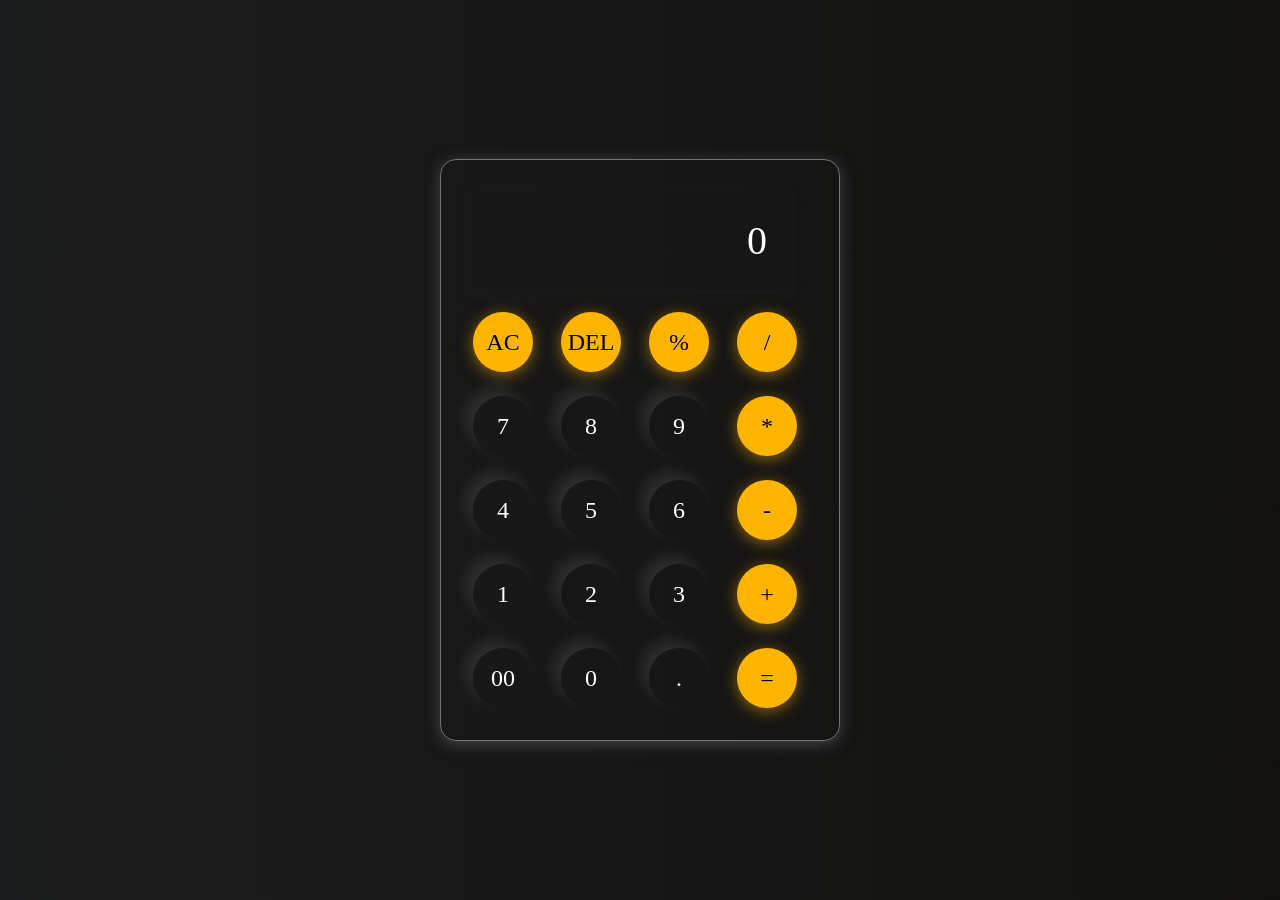
<file: calculator/index.html>
<!DOCTYPE html>
<html lang="en">
<head>
    <meta charset="UTF-8">
    <meta name="viewport" content="width=device-width, initial-scale=1.0">
    <title>Calculator</title>
    <link rel="stylesheet" href="style.css">
</head>
<body>
    <div class="calculator">
        <input type="text" placeholder="0" id="inputbox">
        <div>
            <button class="operatorbtn">AC</button>
            <button class="operatorbtn">DEL</button>
            <button class="operatorbtn">%</button>
            <button class="operatorbtn">/</button>
        </div>
        <div>
            <button>7</button>
            <button>8</button>
            <button>9</button>
            <button class="operatorbtn">*</button>
        </div>
        <div>
            <button>4</button>
            <button>5</button>
            <button>6</button>
            <button class="operatorbtn">-</button>
        </div>
        <div>
            <button>1</button>
            <button>2</button>
            <button>3</button>
            <button class="operatorbtn">+</button>
        </div>
        <div>
            <button>00</button>
            <button>0</button>
            <button>.</button>
            <button class="equalbtn">=</button>
        </div>
    </div>

    <script src="script.js"></script>
</body>
</html>
</file>
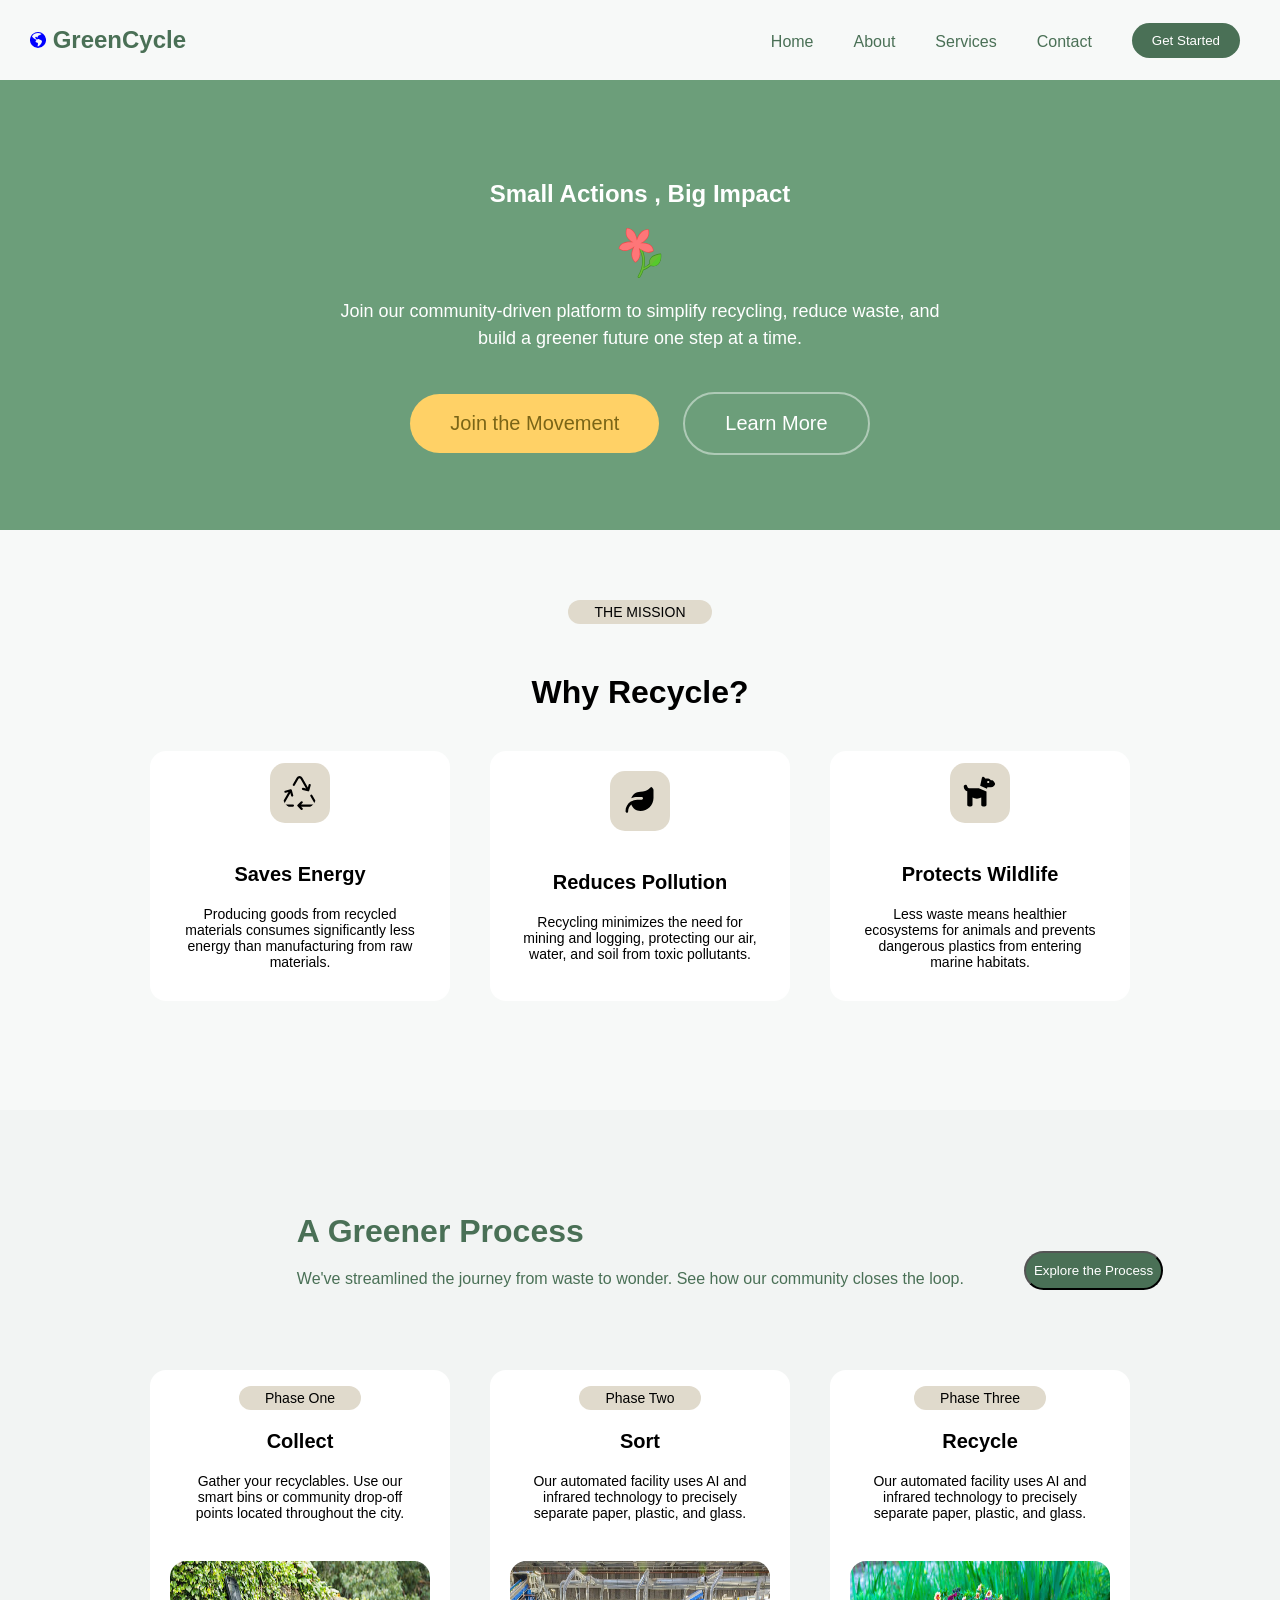
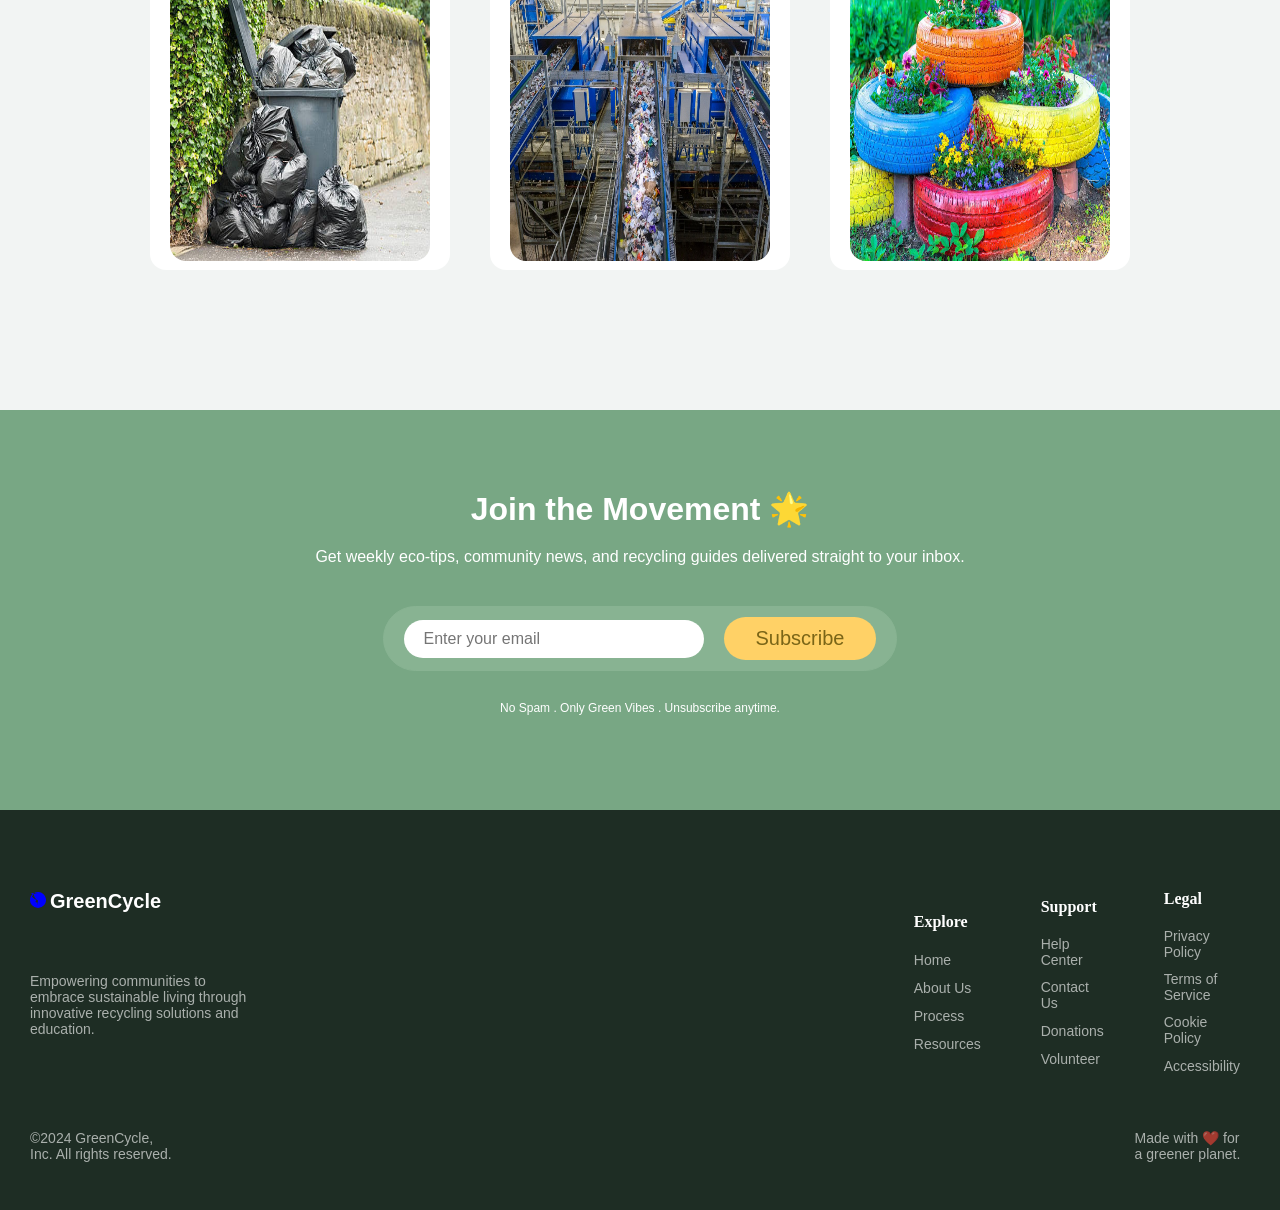
<file: landing page/index.html>
<!DOCTYPE html>
<html lang="en">

<head>
    <meta charset="UTF-8">
    <meta name="viewport" content="width=device-width, initial-scale=1.0">
    <title>Green Cycle</title>
    <link rel="stylesheet" href="style.css">
</head>

<body>
    <div class="landing-page">
        <div class="navbar">
            <nav>
                <a class="logo">
                    <svg xmlns="http://www.w3.org/2000/svg" width="16" height="16" fill="blue"
                        class="bi bi-globe-americas-fill" viewBox="0 0 16 16">
                        <path fill-rule="evenodd"
                            d="m8 0 .412.01A7.97 7.97 0 0 1 13.29 2a8.04 8.04 0 0 1 2.548 4.382 8 8 0 1 1-15.674 0 8 8 0 0 1 1.361-3.078A8 8 0 0 1 2.711 2 7.96 7.96 0 0 1 8 0m0 1a7 7 0 0 0-5.958 3.324C2.497 6.192 6.669 7.827 6.5 8c-.5.5-1.034.884-1 1.5.07 1.248 2.259.774 2.5 2 .202 1.032-1.051 3 0 3 1.5-.5 3.798-3.186 4-5 .138-1.242-2-2-3.5-2.5-.828-.276-1.055.648-1.5.5S4.5 5.5 5.5 5s1 0 1.5.5c1 .5.5-1 1-1.5.838-.838 3.16-1.394 3.605-2.001A6.97 6.97 0 0 0 8 1" />
                    </svg>
                    GreenCycle
                </a>
                <ul>
                    <li><a href="#">Home</a></li>
                    <li><a href="#">About</a></li>
                    <li><a href="#">Services</a></li>
                    <li><a href="#">Contact</a></li>
                    <li><button class="get-started">Get Started</button></li>
                </ul>
            </nav>
        </div>
        <section class="hero">
            <div class="hero-info">
                <div class="hero-header">
                    <h1>Small Actions , Big Impact</h1>
                    <svg class="flower" xmlns="http://www.w3.org/2000/svg" shape-rendering="geometricPrecision"
                        text-rendering="geometricPrecision" image-rendering="optimizeQuality" fill-rule="evenodd"
                        clip-rule="evenodd" viewBox="0 0 436 511.986">
                        <g fill-rule="nonzero">
                            <path fill="#3E9320"
                                d="M238.799 215.698c9.544 17.569 16.64 35.886 21.533 54.575 5.141 19.637 7.852 39.701 8.421 59.755a292.223 292.223 0 01-1.613 39.782 308.772 308.772 0 01-4.494 28.685c8.382-3.706 16.431-8.054 24.196-12.905 9.969-6.228 19.448-13.275 28.549-20.86a89.18 89.18 0 01-1.752-9.679c-2.607-21.294 3.445-39.202 16.849-53.657 12.929-13.943 32.709-24.445 58.101-31.459 12.106-3.343 25.435-5.901 39.844-7.665a6.098 6.098 0 016.791 5.313l.037.421c2.112 26.572-.39 49.022-6.375 67.218l-.111.308c-5.842 17.586-14.952 31.231-26.325 40.828-11.61 9.796-25.498 15.347-40.631 16.56-10.35.828-21.269-.384-32.416-3.668-11.3 9.148-23.072 17.448-35.511 24.575-12.53 7.181-25.749 13.179-39.851 17.665a323.123 323.123 0 01-14.288 36.891c-5.973 12.99-12.743 25.412-20.186 37.081-9.867 15.473-33.295.545-23.436-14.932l.014-.02c14.677-23.018 26.501-49.32 34.334-77.237 7.453-26.567 11.273-54.543 10.479-82.482-.63-22.186-4.191-44.385-11.176-65.857-6.529-20.075-16.055-39.497-28.975-57.656a6.084 6.084 0 018.088-8.742l27.425 14.708a6.055 6.055 0 012.479 2.454z" />
                            <path fill="#69BC36"
                                d="M233.461 218.605c19.097 35.151 28.129 73.381 29.215 111.589.752 26.444-2.317 52.878-8.491 78.265 25.363-9.234 47.617-24.115 68.046-41.537-15.403-55.763 27.959-88.931 106.941-98.6 7.493 93.5-43.546 133.069-101.091 114.14-23.642 19.526-49.302 35.285-78.887 44.151-8.365 27.218-20.262 52.872-34.75 75.584a7.82 7.82 0 01-13.19-8.404c29.31-45.951 47.447-104.556 45.78-163.169-1.253-44.117-13.774-88.23-41.271-126.872l27.698 14.853z" />
                            <path fill="#56C92C"
                                d="M429.172 268.322c7.493 93.5-43.546 133.069-101.091 114.14l101.091-114.14z" />
                            <path fill="#ED4949"
                                d="M215.27 216.04c7.622 32.214 7.65 58.242 1.751 79.609-6.849 24.814-21.551 43.183-41.569 57.507a6.084 6.084 0 01-7.96-.791c-22.257-20.734-34.616-44.846-36.593-73.147-1.536-21.997 3.264-46.4 14.626-73.591-21.016 14.528-41.64 24.031-62.093 27.702-27.343 4.905-54.102-.579-80.736-18.343a6.082 6.082 0 01-2.504-6.571c5.561-27.036 21.433-46.116 47.236-57.486 20.471-9.02 47.215-13.055 80.029-12.237-19.754-13.571-34.994-28.454-44.495-46.182C70.27 68.825 68.015 40.553 79.166 4.296A6.085 6.085 0 0185.599.032c24.82 2.579 47.891 11.928 66.685 32.046 15.413 16.496 27.825 40.207 35.764 73.353 11.491-27.034 25.781-49.61 42.988-65.802 19.935-18.761 43.689-28.989 71.425-27.793a6.083 6.083 0 015.694 4.837c5.797 27.902 5.009 53.278-7.697 77.53-10.43 19.905-28.844 38.779-58.224 57.338 26.381.997 49.532 4.393 68.336 13.044 24.671 11.35 41.584 31.309 48.071 65.815a6.09 6.09 0 01-3.336 6.601c-53.461 30.556-87.288 10.405-127.619-13.629-4.069-2.424-8.209-4.891-12.416-7.332z" />
                            <path fill="#FE7678"
                                d="M205.763 203.752c21.671 75.213 3.999 117.375-33.837 144.448-42.551-39.413-47.207-91.474-10.332-162.44C107.19 230.77 56.546 243.594 6.08 209.934c10.215-50.529 59.436-71.169 144.808-63.804-57.7-32.998-87.166-70.928-65.908-140.047 46.864 4.872 86.994 35.176 101.219 120.99C209.666 60.25 247.882 15.571 302.2 17.913c11.048 53.175-2.791 96.31-81.781 139.362 69.485-.199 120.104 9.683 132.241 74.244-61.048 35.11-95.744-.337-146.897-27.767z" />
                        </g>
                    </svg>
                </div>
                <div class="hero-text">
                    <p>Join our community-driven platform to simplify recycling, reduce waste, and </p>
                    <a>build a greener future one step at a time.
                    </a>
                </div>
                <div class="hero-buttons">
                    <button class="btn btn-primary">Join the Movement</button>
                    <button class="btn btn-secondary">Learn More</button>
                </div>
            </div>
        </section>
        <div class="why">
            <div class="info1">
                <a>THE MISSION</a>
                <h2>Why Recycle?</h2>
                <div class="info1-cards">
                    <div class="card1">
                        <div class="card-icon">
                            <svg xmlns="http://www.w3.org/2000/svg" width="16" height="16" fill="currentColor"
                                class="bi bi-recycle" viewBox="0 0 16 16">
                                <path
                                    d="M9.302 1.256a1.5 1.5 0 0 0-2.604 0l-1.704 2.98a.5.5 0 0 0 .869.497l1.703-2.981a.5.5 0 0 1 .868 0l2.54 4.444-1.256-.337a.5.5 0 1 0-.26.966l2.415.647a.5.5 0 0 0 .613-.353l.647-2.415a.5.5 0 1 0-.966-.259l-.333 1.242zM2.973 7.773l-1.255.337a.5.5 0 1 1-.26-.966l2.416-.647a.5.5 0 0 1 .612.353l.647 2.415a.5.5 0 0 1-.966.259l-.333-1.242-2.545 4.454a.5.5 0 0 0 .434.748H5a.5.5 0 0 1 0 1H1.723A1.5 1.5 0 0 1 .421 12.24zm10.89 1.463a.5.5 0 1 0-.868.496l1.716 3.004a.5.5 0 0 1-.434.748h-5.57l.647-.646a.5.5 0 1 0-.708-.707l-1.5 1.5a.5.5 0 0 0 0 .707l1.5 1.5a.5.5 0 1 0 .708-.707l-.647-.647h5.57a1.5 1.5 0 0 0 1.302-2.244z" />
                            </svg>
                        </div>
                        <h3>Saves Energy</h3>
                        <p>Producing goods from recycled materials consumes significantly less energy than
                            manufacturing from raw materials.
                        </p>
                    </div>
                    <div class="card1">
                        <div class="card-icon">
                            <svg xmlns="http://www.w3.org/2000/svg"
                                viewBox="0 0 640 640"><!--!Font Awesome Free v7.3.1 by @fontawesome - https://fontawesome.com License - https://fontawesome.com/license/free Copyright 2026 Fonticons, Inc.-->
                                <path
                                    d="M535.3 70.7C541.7 64.6 551 62.4 559.6 65.2C569.4 68.5 576 77.7 576 88L576 274.9C576 406.1 467.9 512 337.2 512C260.2 512 193.8 462.5 169.7 393.3C134.3 424.1 112 469.4 112 520C112 533.3 101.3 544 88 544C74.7 544 64 533.3 64 520C64 445.1 102.2 379.1 160.1 340.3C195.4 316.7 237.5 304 280 304L360 304C373.3 304 384 293.3 384 280C384 266.7 373.3 256 360 256L280 256C240.3 256 202.7 264.8 169 280.5C192.3 210.5 258.2 160 336 160C402.4 160 451.8 137.9 484.7 116C503.9 103.2 520.2 87.9 535.4 70.7z" />
                            </svg>
                        </div>
                        <h3>Reduces Pollution</h3>
                        <p>
                            Recycling minimizes the need for mining and logging, protecting our air, water, and soil
                            from toxic pollutants.
                        </p>
                    </div>
                    <div class="card1">
                        <div class="card-icon">
                            <svg xmlns="http://www.w3.org/2000/svg"
                                viewBox="0 0 640 640"><!--!Font Awesome Free v7.3.1 by @fontawesome - https://fontawesome.com License - https://fontawesome.com/license/free Copyright 2026 Fonticons, Inc.-->
                                <path
                                    d="M64 176C80.6 176 94.2 188.6 95.8 204.7L96.1 211.3C97.8 227.4 111.4 240 128 240L307.1 240L448 300.4L448 544C448 561.7 433.7 576 416 576L384 576C366.3 576 352 561.7 352 544L352 412.7C328 425 300.8 432 272 432C243.2 432 216 425 192 412.7L192 544C192 561.7 177.7 576 160 576L128 576C110.3 576 96 561.7 96 544L96 298.4C58.7 285.2 32 249.8 32 208C32 190.3 46.3 176 64 176zM387.8 32C395.5 32 402.7 35.6 407.4 41.8L424 64L476.1 64C488.8 64 501 69.1 510 78.1L528 96L584 96C597.3 96 608 106.7 608 120L608 144C608 188.2 572.2 224 528 224L464 224L457 252L332.3 198.6L363.9 51.4C366.3 40.1 376.2 32 387.8 32zM480 108C469 108 460 117 460 128C460 139 469 148 480 148C491 148 500 139 500 128C500 117 491 108 480 108z" />
                            </svg>
                        </div>
                        <h3>Protects Wildlife</h3>
                        <p>
                            Less waste means healthier ecosystems for animals and prevents dangerous plastics
                            from entering marine habitats.
                        </p>
                    </div>
                </div>
            </div>
        </div>
        <div class="features">
            <div class="ft">
                <div class="fh">
                    <h2>A Greener Process</h2>
                    <p>We've streamlined the journey from waste to wonder. See how our community closes the loop.
                    </p>
                </div>
                <button class="f-btn">Explore the Process</button>
            </div>
            <div class="feature-cards">
                <div class="feature-card">
                    <a>Phase One</a>
                    <h3>Collect</h3>
                    <p>Gather your recyclables. Use our smart bins or community drop-off points located throughout
                        the city.</p>
                    <div class="f-img">
                        <img src="/landing page/img1.jpg" alt="Collecting recyclables">
                    </div>
                </div>
                <div class="feature-card">
                    <a>Phase Two</a>
                    <h3>Sort</h3>
                    <p>Our automated facility uses AI and infrared technology to precisely separate paper, plastic,
                        and glass.</p>
                    <div class="f-img">
                        <img src="/landing page/img2.jpg" alt="Sorting recyclables">
                    </div>
                </div>
                <div class="feature-card">
                    <a>Phase Three</a>
                    <h3>Recycle</h3>
                    <p>Our automated facility uses AI and infrared technology to precisely separate paper, plastic,
                        and glass.</p>
                    <div class="f-img">
                        <img src="/landing page/img3.jpg" alt="Recycling recyclables">
                    </div>
                </div>
            </div>
        </div>
        <div class="cta">
            <div class="cta-content">
                <h2>Join the Movement 🌟</h2>
                <p>Get weekly eco-tips, community news, and recycling guides delivered straight to your inbox.</p>
                <form class="cta-form">
                    <input type="email" placeholder="Enter your email" required>
                    <button type="submit">Subscribe</button>
                </form>
                <a>No Spam . Only Green Vibes . Unsubscribe anytime.</a>
            </div>
        </div>
        <div class="footer">
            <div class="foo-info">
                <div class="foo-logo">
                    <svg xmlns="http://www.w3.org/2000/svg" width="16" height="16" fill="blue"
                        class="bi bi-globe-americas-fill" viewBox="0 0 16 16">
                        <path fill-rule="evenodd"
                            d="m8 0 .412.01A7.97 7.97 0 0 1 13.29 2a8.04 8.04 0 0 1 2.548 4.382 8 8 0 1 1-15.674 0 8 8 0 0 1 1.361-3.078A8 8 0 0 1 2.711 2 7.96 7.96 0 0 1 8 0m0 1a7 7 0 0 0-5.958 3.324C2.497 6.192 6.669 7.827 6.5 8c-.5.5-1.034.884-1 1.5.07 1.248 2.259.774 2.5 2 .202 1.032-1.051 3-0-3-1.5-.5-3.798-3.186-4-5-.138-1.242-2-2-3.5-2.5-.828-.276-1.055.648-1.5S4.5 5.5 5.5 5s1 0 1.5.5c1 .5.5-1 1-1.5.838-.838 3.16-1.394 3.605-2.001A6.97 6.97 0 0 0 8 1" />
                    </svg>
                    <a>GreenCycle</a>
                </div>
                <p class="foo-description">Empowering communities to embrace sustainable living through innovative
                    recycling solutions and education.</p>
            </div>
            <div class="foo-links">
                <div class="foo-column">
                    <h4>Explore</h4>
                    <ul>
                        <li><a href="#">Home</a></li>
                        <li><a href="#">About Us</a></li>
                        <li><a href="#">Process</a></li>
                        <li><a href="#">Resources</a></li>
                    </ul>
                </div>
                <div class="foo-column">
                    <h4>Support</h4>
                    <ul>
                        <li><a href="#">Help Center</a></li>
                        <li><a href="#">Contact Us</a></li>
                        <li><a href="#">Donations</a></li>
                        <li><a href="#">Volunteer</a></li>
                    </ul>
                </div>
                <div class="foo-column">
                    <h4>Legal</h4>
                    <ul>
                        <li><a href="#">Privacy Policy</a></li>
                        <li><a href="#">Terms of Service</a></li>
                        <li><a href="#">Cookie Policy</a></li>
                        <li><a href="#">Accessibility</a></li>
                    </ul>
                </div>
            </div>
        </div>
        <div class="foo-end">
            <p>©2024 GreenCycle, Inc. All rights reserved.</p>
            <a>Made with ❤️ for a greener planet.</a>
        </div>
    </div>
</body>

</html>
</file>
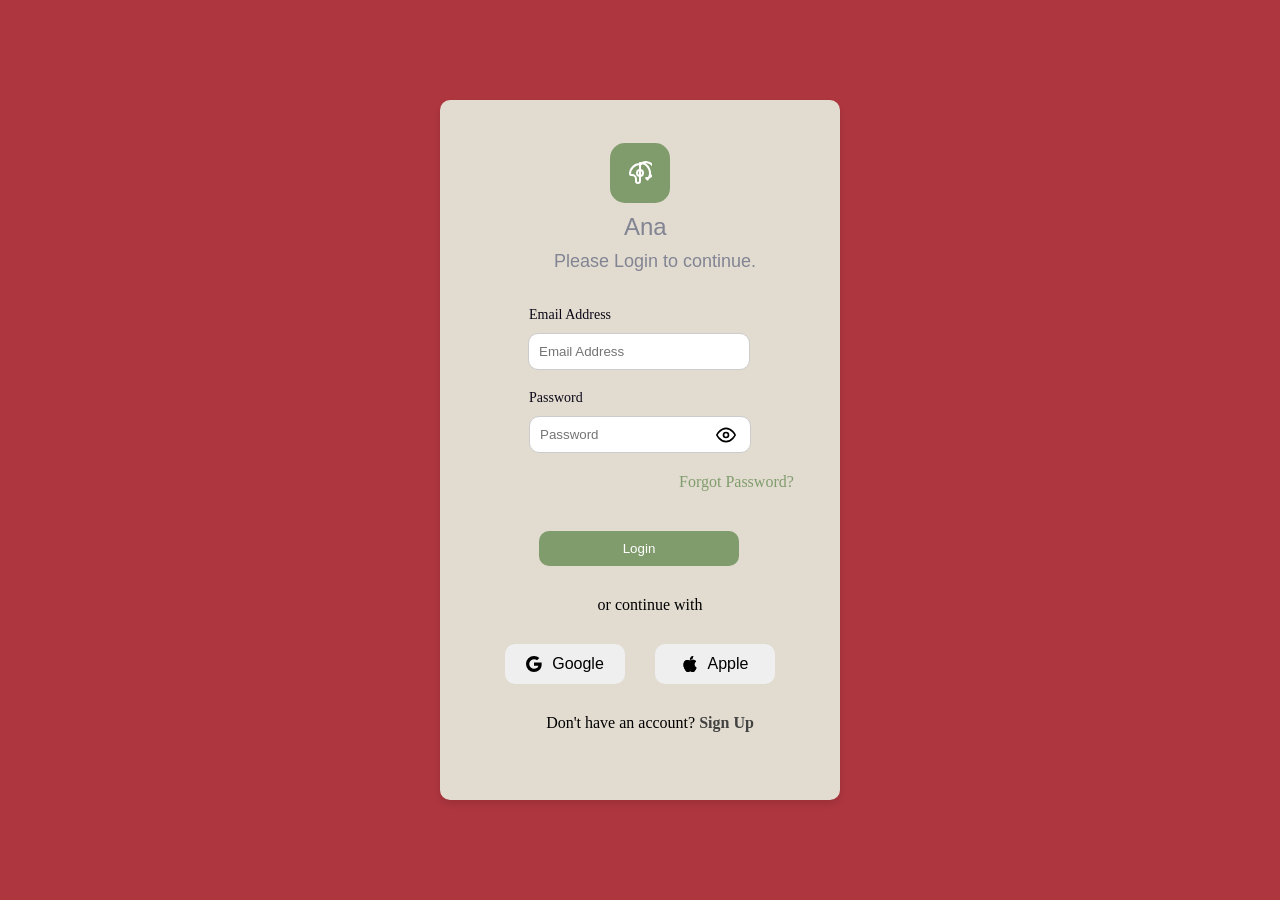
<file: login form/index.html>
<!DOCTYPE html>
<html lang="en">

<head>
    <meta charset="UTF-8">
    <meta name="viewport" content="width=device-width, initial-scale=1.0">
    <title>Login Form</title>
    <link rel="stylesheet" href="style.css">
</head>

<body>
    <div class="login-page">
        <div class="logo">
            <svg xmlns="http://www.w3.org/2000/svg" viewBox="0 0 24 24" width="24" height="24" fill="none"
                stroke="currentColor" stroke-width="2" stroke-linecap="round" stroke-linejoin="round">
                <path
                    d="M12 2a10 10 0 0 1 7.54 16.54l-1.42-1.42A8 8 0 1 0 12 4v16a2 2 0 0 1-4 0v-2a4 4 0 0 0-4-4H3a1 1 0 0 1-1-1 10 10 0 0 1 10-10z" />
                <circle cx="12" cy="12" r="3" />
            </svg>
        </div>
        <div class="title">
            <a>Ana</a>
            <a class="login-title">Please Login to continue.</a>
        </div>
        <div class="form">
            <form action="#" method="POST">
                <label for="email">Email Address </label>
                <input type="email" id="email" name="email" placeholder="Email Address" required><br>
                <label for="password" style="position: relative ; top: 10px;">Password </label>
                <div class="container">
                    <input type="password" id="password" name="password" placeholder="Password" required><br>
                    <svg id="eyeIcon" xmlns="http://www.w3.org/2000/svg" width="20" height="20" viewBox="0 0 24 24"
                        fill="none" stroke="currentColor" stroke-width="2" stroke-linecap="round"
                        stroke-linejoin="round">
                        <path d="M1 12s4-8 11-8 11 8 11 8-4 8-11 8S1 12 1 12z" />
                        <circle cx="12" cy="12" r="3" />
                    </svg>
                </div>
                <a href="#">Forgot Password?</a><br>
                <button type="submit">Login</button>
            </form>
            <a class="continue">or continue with</a>
            <div class="btn">
                <button class="google-btn">
                    <svg xmlns="http://www.w3.org/2000/svg" width="16" height="16" fill="currentColor"
                        class="bi bi-google" viewBox="0 0 16 16">
                        <path
                            d="M15.545 6.558a9.4 9.4 0 0 1 .139 1.626c0 2.434-.87 4.492-2.384 5.885h.002C11.978 15.292 10.158 16 8 16A8 8 0 1 1 8 0a7.7 7.7 0 0 1 5.352 2.082l-2.284 2.284A4.35 4.35 0 0 0 8 3.166c-2.087 0-3.86 1.408-4.492 3.304a4.8 4.8 0 0 0 0 3.063h.003c.635 1.893 2.405 3.301 4.492 3.301 1.078 0 2.004-.276 2.722-.764h-.003a3.7 3.7 0 0 0 1.599-2.431H8v-3.08z" />
                    </svg>
                    Google
                </button>
                <button class="apple-btn">
                    <svg xmlns="http://www.w3.org/2000/svg" width="16" height="16" fill="currentColor"
                        class="bi bi-apple" viewBox="0 0 16 16">
                        <path
                            d="M11.182.008C11.148-.03 9.923.023 8.857 1.18c-1.066 1.156-.902 2.482-.878 2.516s1.52.087 2.475-1.258.762-2.391.728-2.43m3.314 11.733c-.048-.096-2.325-1.234-2.113-3.422s1.675-2.789 1.698-2.854-.597-.79-1.254-1.157a3.7 3.7 0 0 0-1.563-.434c-.108-.003-.483-.095-1.254.116-.508.139-1.653.589-1.968.607-.316.018-1.256-.522-2.267-.665-.647-.125-1.333.131-1.824.328-.49.196-1.422.754-2.074 2.237-.652 1.482-.311 3.83-.067 4.56s.625 1.924 1.273 2.796c.576.984 1.34 1.667 1.659 1.899s1.219.386 1.843.067c.502-.308 1.408-.485 1.766-.472.357.013 1.061.154 1.782.539.571.197 1.111.115 1.652-.105.541-.221 1.324-1.059 2.238-2.758q.52-1.185.473-1.282" />
                        <path
                            d="M11.182.008C11.148-.03 9.923.023 8.857 1.18c-1.066 1.156-.902 2.482-.878 2.516s1.52.087 2.475-1.258.762-2.391.728-2.43m3.314 11.733c-.048-.096-2.325-1.234-2.113-3.422s1.675-2.789 1.698-2.854-.597-.79-1.254-1.157a3.7 3.7 0 0 0-1.563-.434c-.108-.003-.483-.095-1.254.116-.508.139-1.653.589-1.968.607-.316.018-1.256-.522-2.267-.665-.647-.125-1.333.131-1.824.328-.49.196-1.422.754-2.074 2.237-.652 1.482-.311 3.83-.067 4.56s.625 1.924 1.273 2.796c.576.984 1.34 1.667 1.659 1.899s1.219.386 1.843.067c.502-.308 1.408-.485 1.766-.472.357.013 1.061.154 1.782.539.571.197 1.111.115 1.652-.105.541-.221 1.324-1.059 2.238-2.758q.52-1.185.473-1.282" />
                    </svg>
                    Apple
                </button>
            </div>
            <a class="signup-link">Don't have an account? <strong>Sign Up</strong></a>
        </div>
    </div>
</body>

</html>
</file>
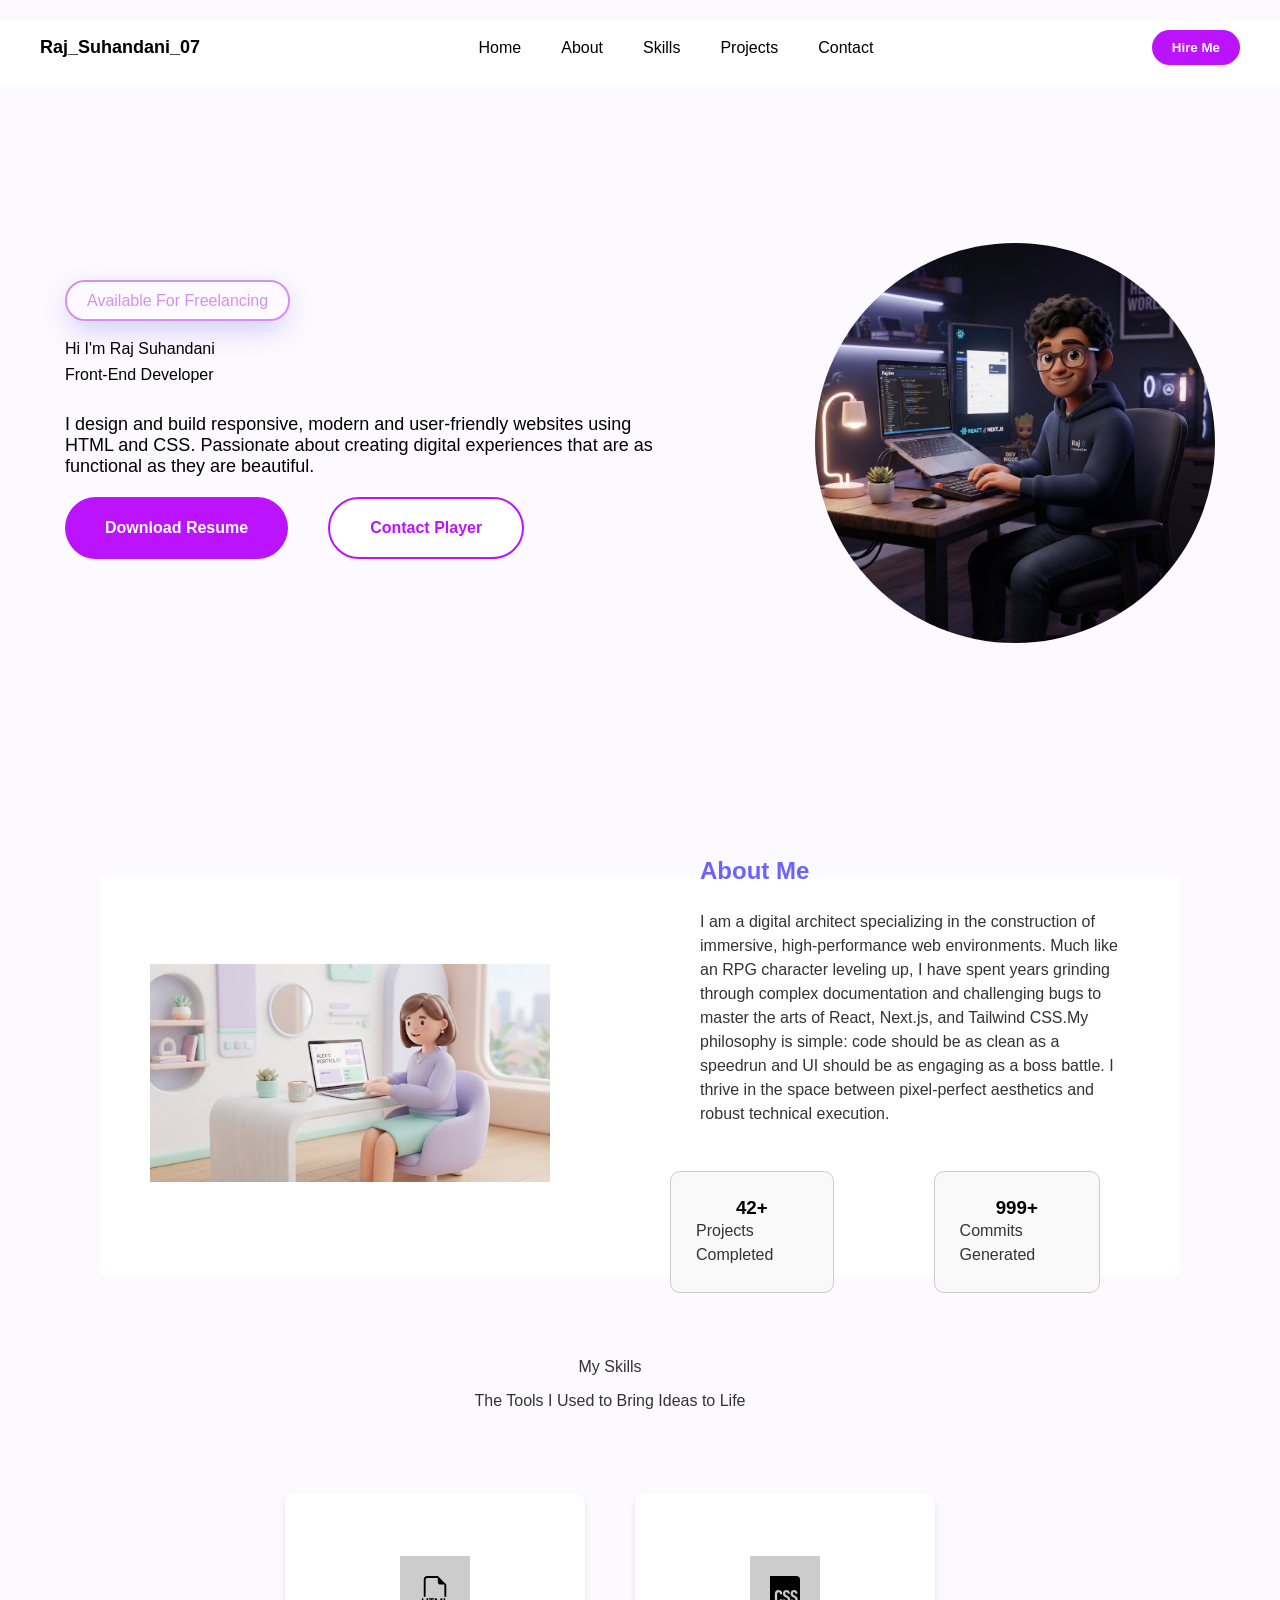
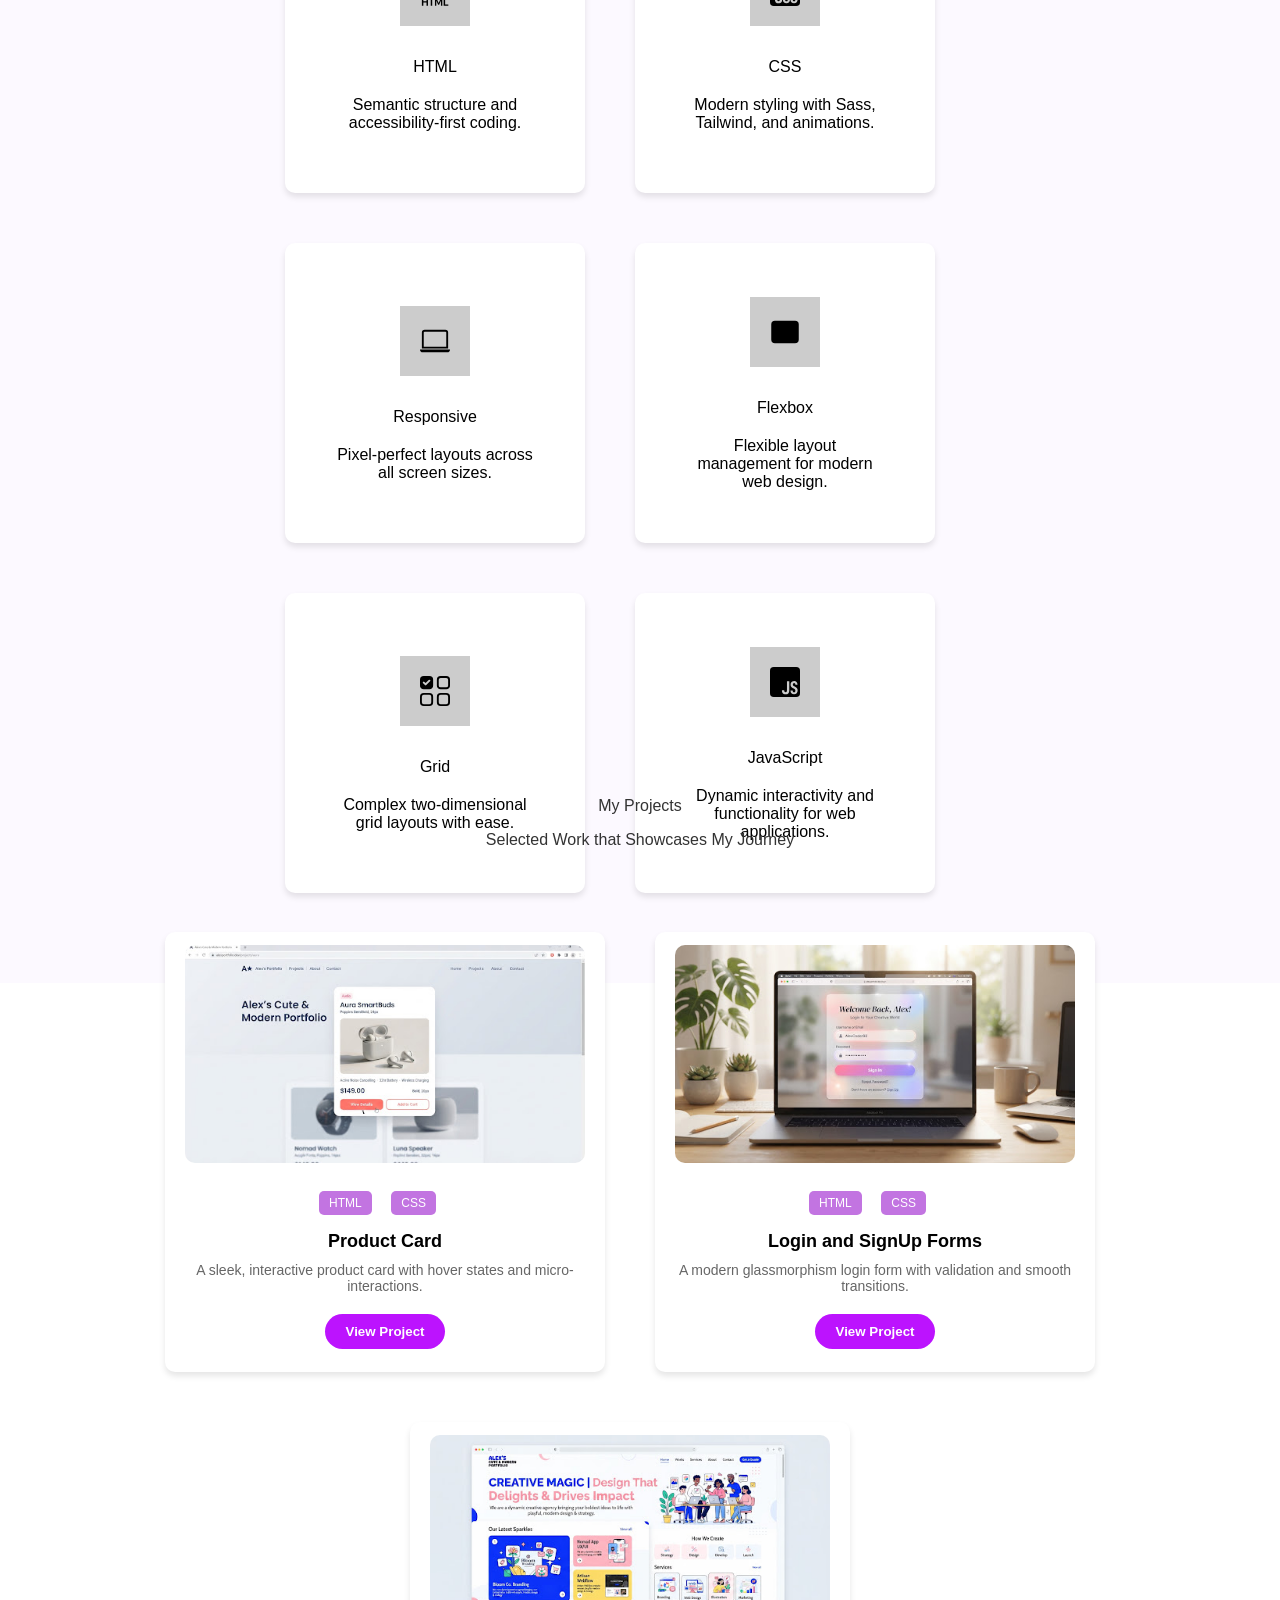
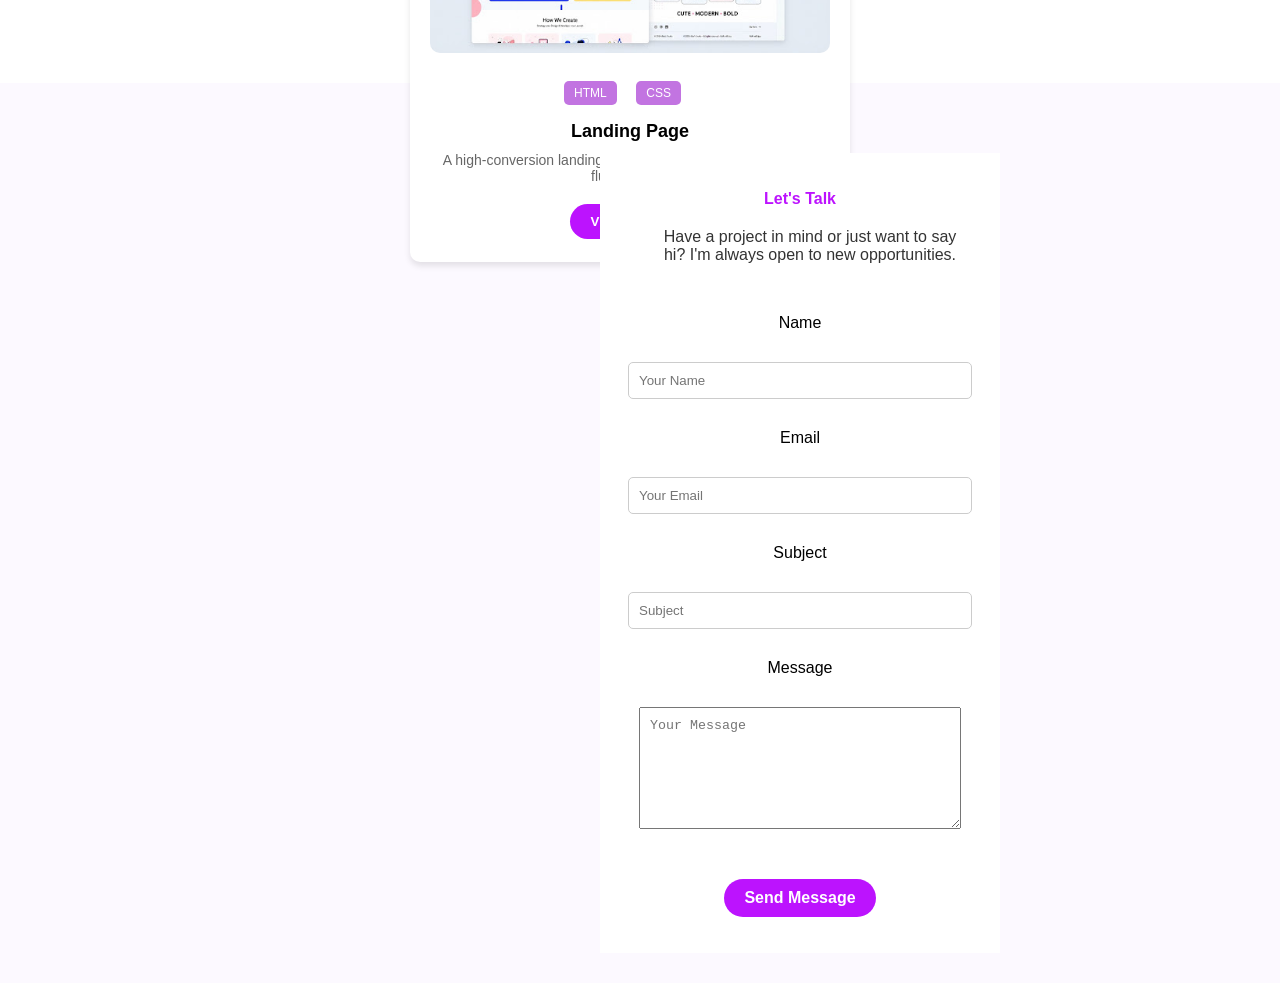
<file: Portfolio/index.html>
<!DOCTYPE html>
<html lang="en">

<head>
    <meta charset="UTF-8">
    <meta name="viewport" content="width=device-width, initial-scale=1.0">
    <title>Raj Suhandani</title>
    <link rel="stylesheet" href="/Portfolio/styles.css">
</head>

<body>
    <section class="navbar">
        <nav>
            <div class="logo">
                Raj_Suhandani_07
            </div>
            <ul class="nav-links">
                <li><a href="#">Home</a></li>
                <li><a href="#">About</a></li>
                <li><a href="#">Skills</a></li>
                <li><a href="#">Projects</a></li>
                <li><a href="#">Contact</a></li>
            </ul>
            <button class="btn">Hire Me</button>
        </nav>
    </section>
    <section class="hero">
        <div class="hero-info">
            <div class="hero-content">
                <a class="Glowing">Available For Freelancing</a>
                <a class="hero-name">Hi I'm Raj Suhandani</a>
                <br>
                <a class="hero-title">Front-End Developer</a>
            </div>
            <p>I design and build responsive, modern and user-friendly websites using HTML and CSS. Passionate about
                creating digital experiences that are as functional as they are beautiful.</p>
            <div class="hero-btn">
                <button class="btn primary">Download Resume</button>
                <button class="btn secondary">Contact Player</button>
            </div>
        </div>
        <div class="hero-img">
            <img src="/Portfolio/screen.png" alt="profile">
        </div>
    </section>
    <section class="about">
        <div class="abt-img">
            <img src="/Portfolio/1.jpg" alt="profile">
        </div>
        <div class="abt-info">
            <h1>About Me</h1>
            <p>I am a digital architect specializing in the construction of immersive, high-performance web
                environments. Much like an RPG character leveling up, I have spent years grinding through complex
                documentation and challenging bugs to master the arts of React, Next.js, and Tailwind CSS.My philosophy
                is simple: code should be as clean as a speedrun and UI should be as engaging as a boss battle. I thrive
                in the space between pixel-perfect aesthetics and robust technical execution.</p>
            <div class="abt-feet">
                <div class="abt-foot">
                    <h3>42+</h3>
                    <p>Projects Completed</p>
                </div>
                <div class="abt-foot">
                    <h3>999+</h3>
                    <p>Commits Generated</p>
                </div>
            </div>
        </div>
    </section>
    <section class="skills">
        <div class="title">
            <a>My Skills</a><br>
            <p>The Tools I Used to Bring Ideas to Life</p>
        </div>
        <div class="cards">
            <div class="card">
                <div class="icon">
                    <svg xmlns="http://www.w3.org/2000/svg" width="16" height="16" fill="currentColor"
                        class="bi bi-filetype-html" viewBox="0 0 16 16">
                        <path fill-rule="evenodd"
                            d="M14 4.5V11h-1V4.5h-2A1.5 1.5 0 0 1 9.5 3V1H4a1 1 0 0 0-1 1v9H2V2a2 2 0 0 1 2-2h5.5zm-9.736 7.35v3.999h-.791v-1.714H1.79v1.714H1V11.85h.791v1.626h1.682V11.85h.79Zm2.251.662v3.337h-.794v-3.337H4.588v-.662h3.064v.662zm2.176 3.337v-2.66h.038l.952 2.159h.516l.946-2.16h.038v2.661h.715V11.85h-.8l-1.14 2.596H9.93L8.79 11.85h-.805v3.999zm4.71-.674h1.696v.674H12.61V11.85h.79v3.325Z" />
                    </svg>
                </div>
                <a>HTML</a>
                <p>Semantic structure and accessibility-first coding.
                </p>
            </div>
            <div class="card">
                <div class="icon">
                    <svg xmlns="http://www.w3.org/2000/svg" width="16" height="16" fill="currentColor" class="bi bi-css"
                        viewBox="0 0 16 16">
                        <path fill-rule="evenodd"
                            d="M14 0a2 2 0 0 1 2 2v12a2 2 0 0 1-2 2H2a2 2 0 0 1-2-2V0zM4.59 7.498q-.908 0-1.455.508-.547.507-.547 1.484v3.106q0 .986.527 1.484t1.406.498q.576 0 1.016-.224.45-.225.703-.674.255-.45.254-1.114v-.185h-1.22v.176q0 .449-.186.683t-.527.235q-.372-.01-.557-.264-.186-.255-.186-.752V9.686q0-.547.166-.811.177-.264.577-.264.321 0 .517.225.195.224.195.693v.205h1.23V9.52q0-.674-.243-1.124a1.55 1.55 0 0 0-.664-.673q-.42-.225-1.006-.225m4.214-.01q-.586 0-1.006.244a1.67 1.67 0 0 0-.635.674 2.1 2.1 0 0 0-.225.996q0 .753.293 1.182.304.42.967.732l.469.215q.44.186.625.43.186.244.186.635 0 .478-.166.703-.157.224-.528.224-.36 0-.547-.244-.185-.243-.205-.752H6.87q.02.996.498 1.524.479.527 1.387.527t1.416-.518.508-1.484q0-.81-.332-1.289-.333-.479-1.045-.79l-.45-.196q-.39-.166-.556-.381-.165-.214-.166-.576 0-.4.166-.596.175-.195.508-.195.36 0 .508.234.156.234.175.703h1.123q-.03-.976-.498-1.484-.468-.518-1.308-.518m4.057 0q-.585 0-1.006.244a1.67 1.67 0 0 0-.634.674 2.1 2.1 0 0 0-.225.996q0 .753.293 1.182.303.42.967.732l.469.215q.438.186.625.43.185.244.185.635 0 .478-.166.703-.156.224-.527.224-.361.001-.547-.244-.186-.243-.205-.752h-1.162q.02.996.498 1.524.479.527 1.386.527.909 0 1.417-.518.507-.517.507-1.484 0-.81-.332-1.289t-1.045-.79l-.449-.196q-.39-.166-.556-.381-.166-.214-.166-.576 0-.4.165-.596.177-.195.508-.195.361 0 .508.234.156.234.176.703h1.123q-.03-.976-.498-1.484-.47-.518-1.309-.518" />
                    </svg>
                </div>
                <a>CSS</a>
                <p>Modern styling with Sass, Tailwind, and animations.
                </p>
            </div>
            <div class="card">
                <div class="icon">
                    <svg xmlns="http://www.w3.org/2000/svg" width="16" height="16" fill="currentColor"
                        class="bi bi-laptop" viewBox="0 0 16 16">
                        <path
                            d="M13.5 3a.5.5 0 0 1 .5.5V11H2V3.5a.5.5 0 0 1 .5-.5zm-11-1A1.5 1.5 0 0 0 1 3.5V12h14V3.5A1.5 1.5 0 0 0 13.5 2zM0 12.5h16a1.5 1.5 0 0 1-1.5 1.5h-13A1.5 1.5 0 0 1 0 12.5" />
                    </svg>
                </div>
                <a>Responsive</a>
                <p>Pixel-perfect layouts across all screen sizes.</p>
            </div>
            <div class="card">
                <div class="icon">
                    <svg xmlns="http://www.w3.org/2000/svg" viewBox="0 0 24 24" width="16" height="16"
                        fill="currentColor" stroke="currentColor" stroke-width="2" stroke-linecap="round"
                        stroke-linejoin="round">
                        <!-- Outer Flex Container -->
                        <rect x="2" y="4" width="20" height="16" rx="2" />
                        <!-- Flex Items -->
                        <rect x="5" y="8" width="4" height="8" rx="0.5" fill="currentColor" opacity="0.3" />
                        <rect x="11" y="8" width="4" height="8" rx="0.5" fill="currentColor" opacity="0.3" />
                        <rect x="17" y="8" width="2" height="8" rx="0.5" fill="currentColor" opacity="0.3" />
                    </svg>
                </div>
                <a>Flexbox</a>
                <p>Flexible layout management for modern web design.</p>
            </div>
            <div class="card">
                <div class="icon">
                    <svg xmlns="http://www.w3.org/2000/svg" width="16" height="16" fill="currentColor"
                        class="bi bi-ui-checks-grid" viewBox="0 0 16 16">
                        <path
                            d="M2 10h3a1 1 0 0 1 1 1v3a1 1 0 0 1-1 1H2a1 1 0 0 1-1-1v-3a1 1 0 0 1 1-1m9-9h3a1 1 0 0 1 1 1v3a1 1 0 0 1-1 1h-3a1 1 0 0 1-1-1V2a1 1 0 0 1 1-1m0 9a1 1 0 0 0-1 1v3a1 1 0 0 0 1 1h3a1 1 0 0 0 1-1v-3a1 1 0 0 0-1-1zm0-10a2 2 0 0 0-2 2v3a2 2 0 0 0 2 2h3a2 2 0 0 0 2-2V2a2 2 0 0 0-2-2zM2 9a2 2 0 0 0-2 2v3a2 2 0 0 0 2 2h3a2 2 0 0 0 2-2v-3a2 2 0 0 0-2-2zm7 2a2 2 0 0 1 2-2h3a2 2 0 0 1 2 2v3a2 2 0 0 1-2 2h-3a2 2 0 0 1-2-2zM0 2a2 2 0 0 1 2-2h3a2 2 0 0 1 2 2v3a2 2 0 0 1-2 2H2a2 2 0 0 1-2-2zm5.354.854a.5.5 0 1 0-.708-.708L3 3.793l-.646-.647a.5.5 0 1 0-.708.708l1 1a.5.5 0 0 0 .708 0z" />
                    </svg>
                </div>
                <a>Grid</a>
                <p>Complex two-dimensional grid layouts with ease.</p>
            </div>
            <div class="card">
                <div class="icon">
                    <svg xmlns="http://www.w3.org/2000/svg" width="16" height="24" fill="currentColor"
                        class="bi bi-javascript" viewBox="0 0 16 16">
                        <path fill-rule="evenodd"
                            d="M14 0a2 2 0 0 1 2 2v12a2 2 0 0 1-2 2H2a2 2 0 0 1-2-2V2a2 2 0 0 1 2-2zM9.053 7.596v3.127l-.007 1.752q0 .498-.186.752t-.556.263q-.342 0-.528-.234-.185-.234-.185-.684v-.175H6.37v.185q0 .665.253 1.113.255.45.703.674.44.225 1.016.225.88 0 1.406-.498.527-.498.527-1.485l.007-1.752V7.596zm3.808-.108q-.585 0-1.006.244a1.67 1.67 0 0 0-.634.674 2.1 2.1 0 0 0-.225.996q0 .753.293 1.182.303.42.967.732l.469.215q.438.186.625.43.185.244.185.635 0 .478-.166.703-.156.224-.527.224-.361.001-.547-.244-.186-.243-.205-.752h-1.162q.02.996.498 1.524.479.527 1.386.527.909 0 1.417-.518.507-.517.507-1.484 0-.81-.332-1.289t-1.045-.79l-.449-.196q-.39-.166-.556-.381-.166-.214-.166-.576 0-.4.165-.596.177-.195.508-.195.361 0 .508.234.156.234.176.703h1.123q-.03-.976-.498-1.484-.47-.518-1.309-.518" />
                    </svg>
                </div>
                <a>JavaScript</a>
                <p>Dynamic interactivity and functionality for web applications.</p>
            </div>
        </div>
    </section>
    <section class="projects">
        <div class="title">
            <a>My Projects</a><br>
            <p>Selected Work that Showcases My Journey</p>
        </div>
        <div class="project-cards">
            <div class="project-card">
                <img src="/Portfolio/2.jpg" alt="Project 1">
                <div class="project-info">
                    <span>HTML</span>
                    <span>CSS</span>
                    <h3>Product Card</h3>
                    <p>A sleek, interactive product card with hover states and micro-interactions.</p>
                    <button href="#" class="btn">View Project</button>
                </div>
            </div>
            <div class="project-card">
                <img src="/Portfolio/3.jpg" alt="Project 2">
                <div class="project-info">
                    <span>HTML</span>
                    <span>CSS</span>
                    <h3>Login and SignUp Forms</h3>
                    <p>A modern glassmorphism login form with validation and smooth transitions.</p>
                    <button href="#" class="btn">View Project</button>
                </div>
            </div>
            <div class="project-card">
                <img src="/Portfolio/4.jpg" alt="Project 3">
                <div class="project-info">
                    <span>HTML</span>
                    <span>CSS</span>
                    <h3>Landing Page</h3>
                    <p>A high-conversion landing page with custom illustrations and fluid layouts.</p>
                    <button href="#" class="btn">View Project</button>
                </div>
            </div>
        </div>
    </section>
    <section class="contact">
        <div class="ctitle">
            <a>Let's Talk</a><br>
            <p>Have a project in mind or just want to say hi? I'm always open to new opportunities.</p>
        </div>
        <form class="contact-form">
            <label for="name">Name</label>
            <input type="text" placeholder="Your Name" required>
            <label for="email">Email</label>
            <input type="email" placeholder="Your Email" required>
            <label for="subject">Subject</label>
            <input type="text" placeholder="Subject" required>
            <label for="message">Message</label>
            <textarea placeholder="Your Message" required></textarea>
            <button type="submit" class="btn primary">Send Message</button>
        </form>
    </section>
</body>

</html>
</file>
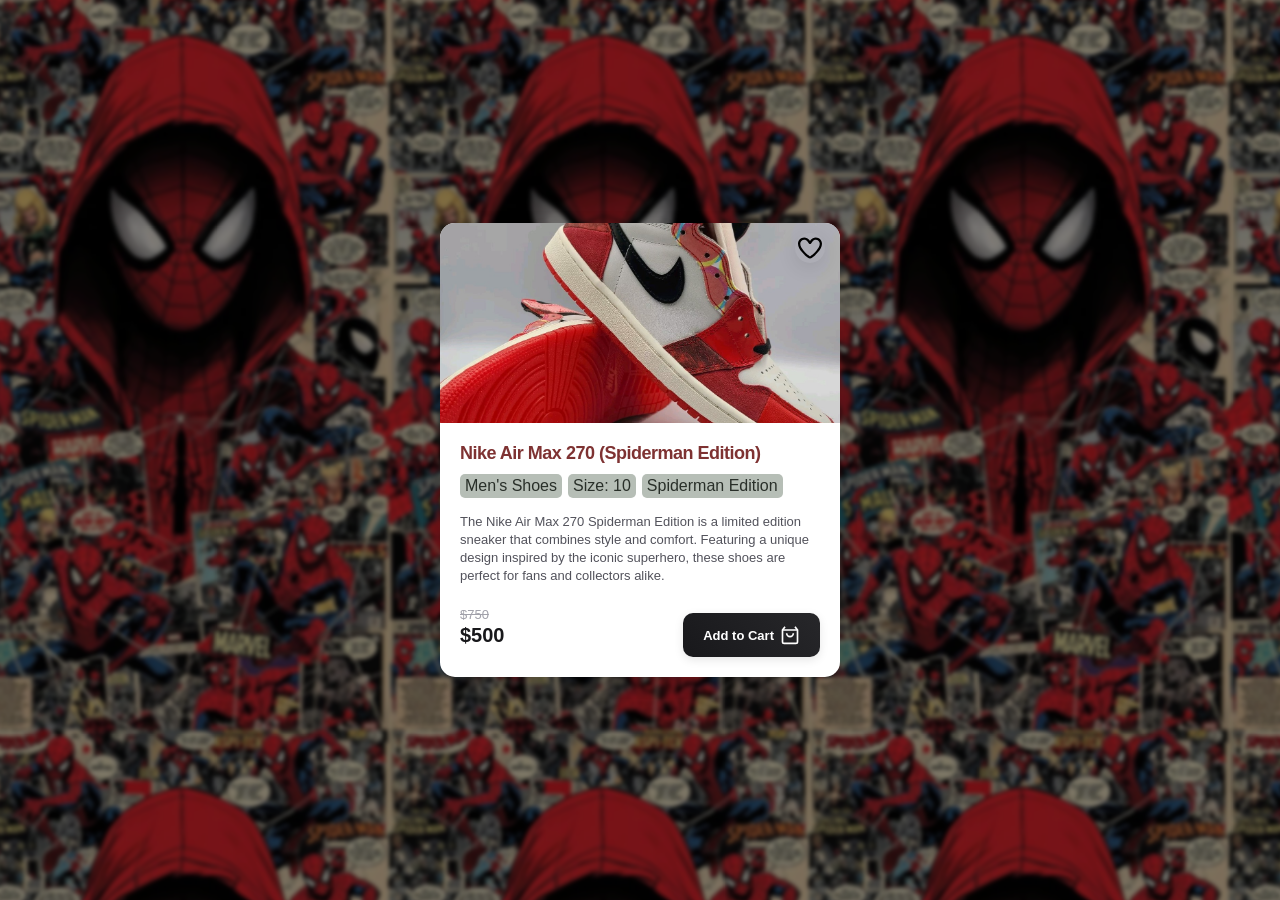
<file: product card/index.html>
<!DOCTYPE html>
<html lang="en">

<head>
    <meta charset="UTF-8">
    <meta name="viewport" content="width=device-width, initial-scale=1.0">
    <title>Product Card</title>
    <link rel="stylesheet" href="style.css">
</head>

<body>
    <div class="product-card">
        <div class="like">
            <img src="heart-regular-full.svg" alt="Like">
        </div>
        <div class="product-image">
            <div class="image">
                <img src="shoe.jpg" alt="shoe">
            </div>
        </div>
        <div class="product-info">
            <h2 class="product-name">Nike Air Max 270 (Spiderman Edition)</h2>
            <div class="product-feets">
                <span class="product-feet">Men's Shoes</span>
                <span class="product-feet">Size: 10</span>
                <span class="product-feet">Spiderman Edition</span>
            </div>
            <p class="product-description">The Nike Air Max 270 Spiderman Edition is a limited edition sneaker that
                combines style and comfort. Featuring a unique design inspired by the iconic superhero, these shoes are
                perfect for fans and collectors alike.</p>
            <div class="bottom">
                <div class="product-price">
                    <span class="old-price">$750</span>
                    <span class="new-price">$500</span>
                </div>
                <button class="btn">
                    <span>Add to Cart</span>
                    <svg class="icon" width="20" height="20" viewBox="0 0 24 24" fill="none" stroke="currentColor"
                        stroke-width="2">
                        <path d="M6 2L3 6v14a2 2 0 002 2h14a2 2 0 002-2V6l-3-4" />
                        <line x1="3" y1="6" x2="21" y2="6" />
                        <path d="M16 10a4 4 0 01-8 0" />
                    </svg>
                </button>
            </div>
        </div>
    </div>
    </div>
</body>

</html>
</file>
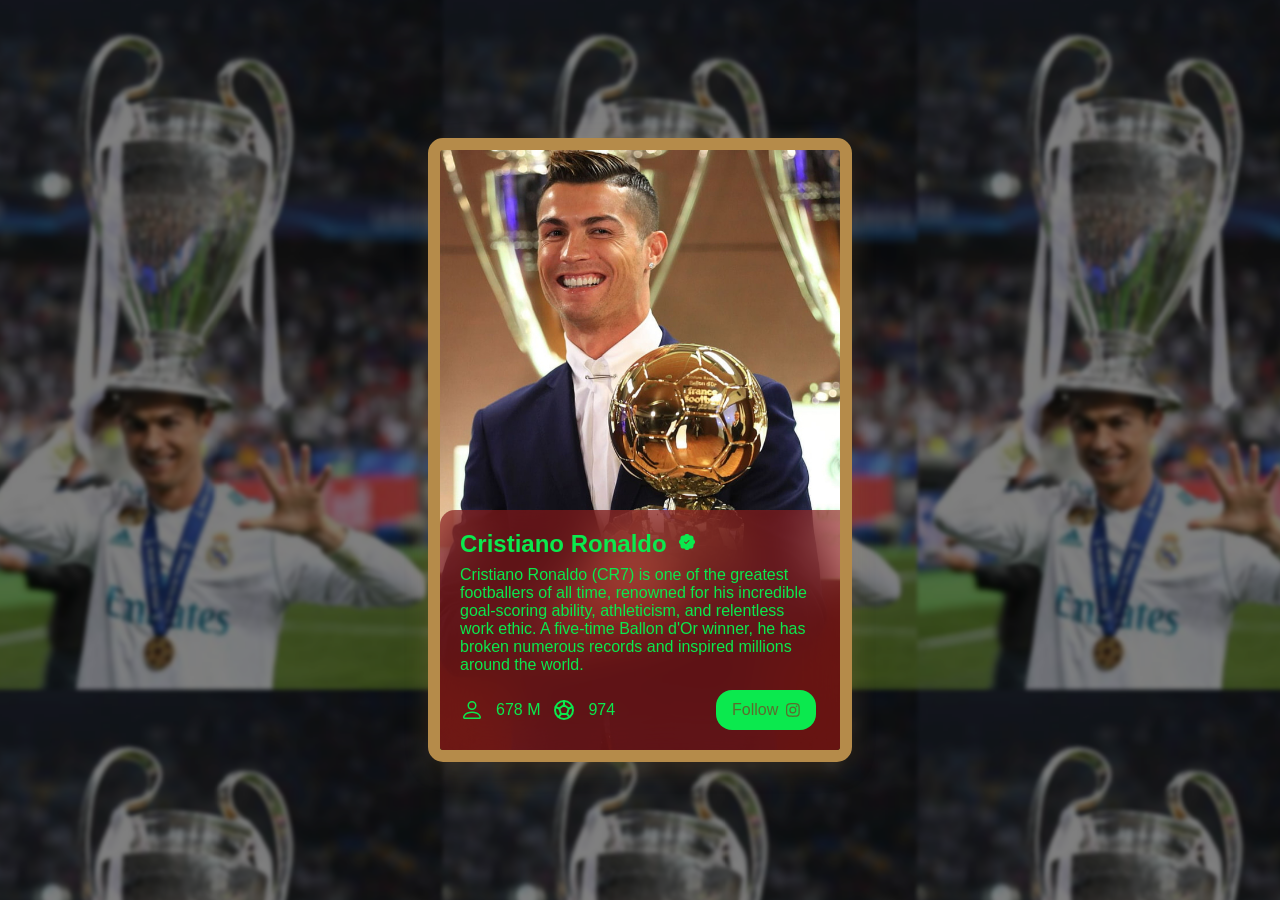
<file: profile card/index.html>
<!DOCTYPE html>
<html lang="en">

<head>
    <meta charset="UTF-8">
    <meta name="viewport" content="width=device-width, initial-scale=1.0">
    <title>Profile Card</title>
    <link rel="stylesheet" href="style.css">
</head>

<body>
    <div class="card">
        <div class="info">
            <div class="title">
                <h2 class="name">Cristiano Ronaldo</h2>
                <div class="verified">
                    <svg xmlns="http://www.w3.org/2000/svg" width="16" height="16" fill="currentColor"
                        class="bi bi-patch-check-fill" viewBox="0 0 16 16">
                        <path
                            d="M10.067.87a2.89 2.89 0 0 0-4.134 0l-.622.638-.89-.011a2.89 2.89 0 0 0-2.924 2.924l.01.89-.636.622a2.89 2.89 0 0 0 0 4.134l.637.622-.011.89a2.89 2.89 0 0 0 2.924 2.924l.89-.01.622.636a2.89 2.89 0 0 0 4.134 0l.622-.637.89.011a2.89 2.89 0 0 0 2.924-2.924l-.01-.89.636-.622a2.89 2.89 0 0 0 0-4.134l-.637-.622.011-.89a2.89 2.89 0 0 0-2.924-2.924l-.89.01zm.287 5.984-3 3a.5.5 0 0 1-.708 0l-1.5-1.5a.5.5 0 1 1 .708-.708L7 8.793l2.646-2.647a.5.5 0 0 1 .708.708" />
                    </svg>
                </div>
            </div>
            <p class="desc">
                Cristiano Ronaldo (CR7) is one of the greatest footballers of all time, renowned for his incredible
                goal-scoring ability, athleticism, and relentless work ethic. A five-time Ballon d'Or winner, he has
                broken numerous records and inspired millions around the world.
            </p>
            <div class="bottom">
                <div class="icons">
                    <svg xmlns="http://www.w3.org/2000/svg" width="24" height="24" fill="currentColor"
                        class="bi bi-person" viewBox="0 0 16 16">
                        <path
                            d="M8 8a3 3 0 1 0 0-6 3 3 0 0 0 0 6m2-3a2 2 0 1 1-4 0 2 2 0 0 1 4 0m4 8c0 1-1 1-1 1H3s-1 0-1-1 1-4 6-4 6 3 6 4m-1-.004c-.001-.246-.154-.986-.832-1.664C11.516 10.68 10.289 10 8 10s-3.516.68-4.168 1.332c-.678.678-.83 1.418-.832 1.664z" />
                    </svg>
                    <span class="number">678 M</span>
                    <svg xmlns="http://www.w3.org/2000/svg" width="24" height="24" viewBox="0 0 24 24" fill="none"
                        stroke="currentColor" stroke-width="2" stroke-linecap="round" stroke-linejoin="round">
                        <path d="M12 12m-9 0a9 9 0 1 0 18 0a9 9 0 1 0 -18 0" />
                        <path d="M12 7l4.76 3.45l-1.76 5.55h-6l-1.76 -5.55z" />
                        <path
                            d="M12 7v-4m3 13l2.5 3m-.74 -8.55l3.74 -1.45m-11.44 7.05l-2.56 2.95m.74 -8.55l-3.74 -1.45" />
                    </svg>
                    <span class="number">974</span>
                </div>
                <div class="btn">
                    <button>
                        <span>Follow</span>
                        <svg xmlns="http://www.w3.org/2000/svg" width="16" height="16" fill="currentColor"
                            class="bi bi-instagram" viewBox="0 0 16 16">
                            <path
                                d="M8 0C5.829 0 5.556.01 4.703.048 3.85.088 3.269.222 2.76.42a3.9 3.9 0 0 0-1.417.923A3.9 3.9 0 0 0 .42 2.76C.222 3.268.087 3.85.048 4.7.01 5.555 0 5.827 0 8.001c0 2.172.01 2.444.048 3.297.04.852.174 1.433.372 1.942.205.526.478.972.923 1.417.444.445.89.719 1.416.923.51.198 1.09.333 1.942.372C5.555 15.99 5.827 16 8 16s2.444-.01 3.298-.048c.851-.04 1.434-.174 1.943-.372a3.9 3.9 0 0 0 1.416-.923c.445-.445.718-.891.923-1.417.197-.509.332-1.09.372-1.942C15.99 10.445 16 10.173 16 8s-.01-2.445-.048-3.299c-.04-.851-.175-1.433-.372-1.941a3.9 3.9 0 0 0-.923-1.417A3.9 3.9 0 0 0 13.24.42c-.51-.198-1.092-.333-1.943-.372C10.443.01 10.172 0 7.998 0zm-.717 1.442h.718c2.136 0 2.389.007 3.232.046.78.035 1.204.166 1.486.275.373.145.64.319.92.599s.453.546.598.92c.11.281.24.705.275 1.485.039.843.047 1.096.047 3.231s-.008 2.389-.047 3.232c-.035.78-.166 1.203-.275 1.485a2.5 2.5 0 0 1-.599.919c-.28.28-.546.453-.92.598-.28.11-.704.24-1.485.276-.843.038-1.096.047-3.232.047s-2.39-.009-3.233-.047c-.78-.036-1.203-.166-1.485-.276a2.5 2.5 0 0 1-.92-.598 2.5 2.5 0 0 1-.6-.92c-.109-.281-.24-.705-.275-1.485-.038-.843-.046-1.096-.046-3.233s.008-2.388.046-3.231c.036-.78.166-1.204.276-1.486.145-.373.319-.64.599-.92s.546-.453.92-.598c.282-.11.705-.24 1.485-.276.738-.034 1.024-.044 2.515-.045zm4.988 1.328a.96.96 0 1 0 0 1.92.96.96 0 0 0 0-1.92m-4.27 1.122a4.109 4.109 0 1 0 0 8.217 4.109 4.109 0 0 0 0-8.217m0 1.441a2.667 2.667 0 1 1 0 5.334 2.667 2.667 0 0 1 0-5.334" />
                        </svg>
                    </button>
                </div>
            </div>
        </div>
    </div>
</body>

</html>
</file>
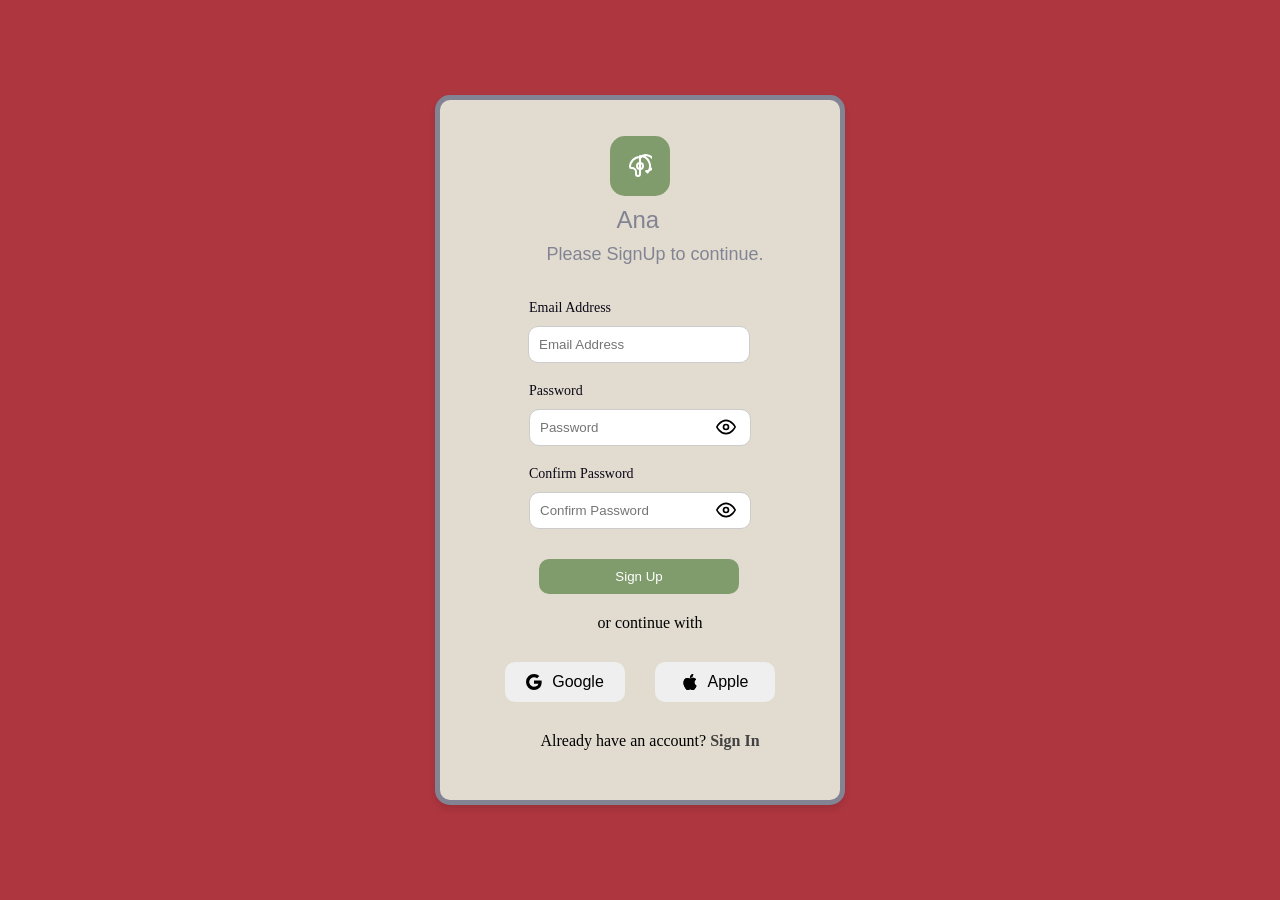
<file: signup form/index.html>
<!DOCTYPE html>
<html lang="en">

<head>
    <meta charset="UTF-8">
    <meta name="viewport" content="width=device-width, initial-scale=1.0">
    <title>Sign Up Form</title>
    <link rel="stylesheet" href="style.css">
</head>

<body>
    <div class="signup-page">
        <div class="logo">
            <svg xmlns="http://www.w3.org/2000/svg" viewBox="0 0 24 24" width="24" height="24" fill="none"
                stroke="currentColor" stroke-width="2" stroke-linecap="round" stroke-linejoin="round">
                <path
                    d="M12 2a10 10 0 0 1 7.54 16.54l-1.42-1.42A8 8 0 1 0 12 4v16a2 2 0 0 1-4 0v-2a4 4 0 0 0-4-4H3a1 1 0 0 1-1-1 10 10 0 0 1 10-10z" />
                <circle cx="12" cy="12" r="3" />
            </svg>
        </div>
        <div class="title">
            <a>Ana</a>
            <a class="signup-title">Please SignUp to continue.</a>
        </div>
        <div class="form">
            <form action="#" method="POST">
                <label for="email">Email Address </label>
                <input type="email" id="email" name="email" placeholder="Email Address" required><br>
                <label for="password" style="position: relative ; top: 10px;">Password </label>
                <div class="container">
                    <input type="password" id="password" name="password" placeholder="Password" required><br>
                    <svg id="eyeIcon" xmlns="http://www.w3.org/2000/svg" width="20" height="20" viewBox="0 0 24 24"
                        fill="none" stroke="currentColor" stroke-width="2" stroke-linecap="round"
                        stroke-linejoin="round">
                        <path d="M1 12s4-8 11-8 11 8 11 8-4 8-11 8S1 12 1 12z" />
                        <circle cx="12" cy="12" r="3" />
                    </svg>
                </div>
                <label for="confirm-password" style="position: relative ; top: 20px;">Confirm Password </label>
                <div class="container">
                    <input type="password" id="confirm-password" name="confirm-password" placeholder="Confirm Password" required><br>
                    <svg id="ceyeIcon" xmlns="http://www.w3.org/2000/svg" width="20" height="20" viewBox="0 0 24 24"
                        fill="none" stroke="currentColor" stroke-width="2" stroke-linecap="round"
                        stroke-linejoin="round">
                        <path d="M1 12s4-8 11-8 11 8 11 8-4 8-11 8S1 12 1 12z" />
                        <circle cx="12" cy="12" r="3" />
                    </svg>
                </div>
                <button type="submit">Sign Up</button>
            </form>
            <a class="continue">or continue with</a>
            <div class="btn">
                <button class="google-btn">
                    <svg xmlns="http://www.w3.org/2000/svg" width="16" height="16" fill="currentColor"
                        class="bi bi-google" viewBox="0 0 16 16">
                        <path
                            d="M15.545 6.558a9.4 9.4 0 0 1 .139 1.626c0 2.434-.87 4.492-2.384 5.885h.002C11.978 15.292 10.158 16 8 16A8 8 0 1 1 8 0a7.7 7.7 0 0 1 5.352 2.082l-2.284 2.284A4.35 4.35 0 0 0 8 3.166c-2.087 0-3.86 1.408-4.492 3.304a4.8 4.8 0 0 0 0 3.063h.003c.635 1.893 2.405 3.301 4.492 3.301 1.078 0 2.004-.276 2.722-.764h-.003a3.7 3.7 0 0 0 1.599-2.431H8v-3.08z" />
                    </svg>
                    Google
                </button>
                <button class="apple-btn">
                    <svg xmlns="http://www.w3.org/2000/svg" width="16" height="16" fill="currentColor"
                        class="bi bi-apple" viewBox="0 0 16 16">
                        <path
                            d="M11.182.008C11.148-.03 9.923.023 8.857 1.18c-1.066 1.156-.902 2.482-.878 2.516s1.52.087 2.475-1.258.762-2.391.728-2.43m3.314 11.733c-.048-.096-2.325-1.234-2.113-3.422s1.675-2.789 1.698-2.854-.597-.79-1.254-1.157a3.7 3.7 0 0 0-1.563-.434c-.108-.003-.483-.095-1.254.116-.508.139-1.653.589-1.968.607-.316.018-1.256-.522-2.267-.665-.647-.125-1.333.131-1.824.328-.49.196-1.422.754-2.074 2.237-.652 1.482-.311 3.83-.067 4.56s.625 1.924 1.273 2.796c.576.984 1.34 1.667 1.659 1.899s1.219.386 1.843.067c.502-.308 1.408-.485 1.766-.472.357.013 1.061.154 1.782.539.571.197 1.111.115 1.652-.105.541-.221 1.324-1.059 2.238-2.758q.52-1.185.473-1.282" />
                        <path
                            d="M11.182.008C11.148-.03 9.923.023 8.857 1.18c-1.066 1.156-.902 2.482-.878 2.516s1.52.087 2.475-1.258.762-2.391.728-2.43m3.314 11.733c-.048-.096-2.325-1.234-2.113-3.422s1.675-2.789 1.698-2.854-.597-.79-1.254-1.157a3.7 3.7 0 0 0-1.563-.434c-.108-.003-.483-.095-1.254.116-.508.139-1.653.589-1.968.607-.316.018-1.256-.522-2.267-.665-.647-.125-1.333.131-1.824.328-.49.196-1.422.754-2.074 2.237-.652 1.482-.311 3.83-.067 4.56s.625 1.924 1.273 2.796c.576.984 1.34 1.667 1.659 1.899s1.219.386 1.843.067c.502-.308 1.408-.485 1.766-.472.357.013 1.061.154 1.782.539.571.197 1.111.115 1.652-.105.541-.221 1.324-1.059 2.238-2.758q.52-1.185.473-1.282" />
                    </svg>
                    Apple
                </button>
            </div>
            <a class="login-link">Already have an account? <strong>Sign In</strong></a>
        </div>
    </div>
</body>

</html>
</file>
<file: calculator/style.css>
@import url('https://fonts.googleapis.com/css2?family=Plus+Jakarta+Sans:ital,wght@0,200..800;1,200..800&family=Unkempt:wght@400;700&display=swap');

* {
    margin: 0;
    padding: 0;
    box-sizing: border-box;
    font-family: "Unkempt", cursive;
    font-weight: 400;
    font-style: normal;
}

body {
    width: 100%;
    height: 100vh;
    display: flex;
    justify-content: center;
    align-items: center;
    background: linear-gradient(90deg, #1b1c1d, #12110f);
}

.calculator {
    width: 400px;
    background-color: #1b1c1d;
    border-radius: 16px;
    box-shadow: 0px 3px 15px rgba(113, 115, 119, 0.5);
    display: flex;
    flex-direction: column;
    overflow: hidden;
    justify-content: space-between;
    padding: 20px;
    background:transparent;
    border: 1px solid #717377;
}

input {
    width: 320PX;
    height: 100px;
    background:transparent;
    box-shadow:0px 3px 15px rgba(84, 84, 84, 0.1);
    border: none;
    CURSOR: pointer;
    color: #fff;
    font-size: 2.5rem;
    text-align: right;
    padding: 24px;
    margin: 10px;
}

input::placeholder {
    color: #fff;
}

button {
    border: none;
    width:60px;
    height:60px;
    background:transparent;
    box-shadow:-8px -8px 15px rgba(255, 255, 255, 0.1);
    cursor: pointer;
    color: #fff;
    font-size: 1.5rem;
    margin: 12px;
    border-radius: 50%;
}

.equalbtn {
    background: #ffb400;
    box-shadow: 0px 3px 15px rgba(255, 180, 0, 0.5);
    color: #000;
}

.operatorbtn {
    background: #ffb400;
    box-shadow: 0px 3px 15px rgba(255, 180, 0, 0.5);
    color: #000;
}
</file>
<file: landing page/style.css>
* {
    margin: 0;
    padding: 0;
}

body {
    background-color: #F7F9F8;
    margin: 0;
    overflow-x: hidden;
}

nav {
    background-color: #F7F9F8;
    display: flex;
    align-items: center;
    justify-content: space-between;
    font-size: 22px;
    width: 100%;
    height: 80px;
    font-family: 'Plus Jakarta Sans', sans-serif;
}

.logo {
    font-size: 24px;
    font-weight: bold;
    color: #4A7056;
    position: relative;
    left: 30px;
}

ul {
  list-style: none;
  display: flex;
  gap: 40px;
  position: relative;
  right: 40px;
  top: 10px;
}

ul li a {
  position: relative;
  display: inline-block;
  text-decoration: none;
  color: #4A7056;
}

ul li a::after {
  content: "";
  position: absolute;
  left: 0;
  bottom: -6px;
  width: 100%;
  height: 2px;
  background: black;

  transform: scaleX(0);
  transform-origin: left;
  transition: transform 0.3s ease;
}

ul li a:hover::after {
  transform: scaleX(1);
}

li {
    font-family: 'Plus Jakarta Sans', sans-serif;
    font-size: 16px;
    color: #4A7056;
    text-decoration: none;
}

.get-started {
    background-color: #4A7056;
    color: #fff;
    border: none;
    padding: 10px 20px;
    border-radius: 32px;
    cursor: pointer;
    position: relative;
    bottom: 10px;
}

.get-started:hover {
    background-color: #3e5c45;
}

section {
    height: 450px;
    background-color: #6C9E7A;
    font-family: 'Plus Jakarta Sans', sans-serif;
    color: #fff;
    width: 100%;
}

.hero-info {
    display: flex;
    flex-direction: column;
    align-items: center;
}

.hero-header {
    display: flex;
    flex-direction: column;
    align-items: center;
    text-align: center;
    position: relative;
    top: 100px;
}

.flower {
    width: 50px;
    height: 50px;
    margin-top: 20px;
}

.hero-text {
    width:100%;
    margin-top: 20px;
    font-size: 18px;
    line-height: 1.5;
    position: relative;
    top: 100px;
    display: flex;
    flex-direction: column;
    align-items: center;
    justify-content: center;
}

.hero-text a {
    margin-bottom: 10px;
    display: flex;
    justify-content: center;
}

.hero-buttons {
    display: flex;
    gap: 24px;
    align-items: center;
    position: relative;
    top: 130px;
}

.btn {
    padding: 18px 40px;
    border-radius: 999px;
    font-size: 20px;
    font-weight:200;
    cursor: pointer;
    transition: 0.3s;
    font-family: 'Plus Jakarta Sans', sans-serif;
}

/* Yellow button */
.btn-primary {
    background: #FFD166;
    color: #7A6517;
    border: none;
}

.btn-primary:hover {
    background: #f9c850;
}

/* Green outlined button */
.btn-secondary {
    background: transparent;
    color: white;
    border: 2px solid rgba(255,255,255,0.45);
}

.btn-secondary:hover {
    background: rgba(255,255,255,0.08);
}

.why {
    height: 500px;
}

.info1 {
    display: flex;
    flex-direction: column;
    align-items: center;
    justify-content: center;
    position: relative;
    top: 70px;
}

.info1 a {
    margin-bottom: 10px;
    display: flex;
    justify-content: center;
    font-family: 'Plus Jakarta Sans', sans-serif;
    font-size: 14px;
    padding: 4px 26px;
    border: 1px ;
    border-radius: 24px;
    background-color: #e0dacc;
    font-weight: 200;
}

.info1 h2 {
    font-family: 'Plus Jakarta Sans', sans-serif;
    font-size: 32px;
    font-weight: 600;
    margin-bottom: 20px;
    position: relative;
    top: 40px;
}

.info1-cards {
    display: flex;
    gap: 40px;
    position: relative;
    top: 60px;
}

.card1 {
    background-color: #fff;
    border-radius: 16px;
    padding: 20px;
    width: 300px;
    height: 250px;
    display: flex;
    flex-direction: column;
    align-items: center;
    justify-content: center;
}

.card1 h3 {
    font-family: 'Plus Jakarta Sans', sans-serif;
    font-size: 20px;
    font-weight: 600;
    position: relative;
}

.card1 svg {
    width: 35px;
    height: 35px;
    position: relative;
    top: 12px;
    border-radius: 16px;
    left: 12px;
    border:1px;
}

.card-icon {
    background-color: #e0dacc;
    width: 60px;
    height: 60px;
    border-radius: 25%;
    border:1px;
    position: relative;
    bottom: 40px;
}

.card1 p {
    font-family: 'Plus Jakarta Sans', sans-serif;
    font-size: 14px;
    font-weight: 200;
    position: relative;
    text-align: center;
    width:90%;
    top: 20px;
}

.features {
    position: relative;
    background-color: #F2F4F3;
    top: 80px;
    height: 900px;
}

.ft {
    display: flex;
    align-items: center;
    justify-content: center;
    position: relative;
    top: 60px;
    left: 60px;
    height: 200px;
}

.fh {
    font-family: 'Plus Jakarta Sans', sans-serif;
    margin-bottom: 20px;
    display: flex;
    flex-direction: column;
    left: 60px;
}

.f-btn {
    padding: 10px 8px;
    border-radius: 999px;
    font-weight:200;
    cursor: pointer;
    transition: 0.3s;
    font-family: 'Plus Jakarta Sans', sans-serif;
    position: relative;
    left: 60px;
    background-color: #4A7056;
    color: #fff;
}

.fh h2 {
    font-family: 'Plus Jakarta Sans', sans-serif;
    font-size: 32px;
    font-weight: 600;
    margin-bottom: 20px;
    color: #4A7056;
}

.fh p {
    font-family: 'Plus Jakarta Sans', sans-serif;
    font-size: 16px;
    font-weight: 200;
    margin-bottom: 20px;
    color: #4A7056;
}

.feature-cards {
    display: flex;
    gap: 40px;
    position: relative;
    top: 60px;
    align-items: center;
    justify-content: center;
}

.feature-card {
    background-color: #fff;
    border-radius: 16px;
    padding: 20px;
    width: 300px;
    height: 500px;
    display: flex;
    flex-direction: column;
    align-items: center;
    justify-content: center;
}

.feature-card h3 {
    font-family: 'Plus Jakarta Sans', sans-serif;
    font-size: 20px;
    font-weight: 600;
    position: relative;
    bottom: 20px;
}

.feature-card img {
    width: 100%;
    height: 300px;
    position: relative;
    top: 40px;
    border-radius: 16px;
    border:1px;
}

.feature-card a {
    margin-bottom: 10px;
    display: flex;
    justify-content: center;
    font-family: 'Plus Jakarta Sans', sans-serif;
    font-size: 14px;
    padding: 4px 26px;
    border: 1px ;
    border-radius: 24px;
    background-color: #e0dacc;
    font-weight: 200;
    position: relative;
    bottom: 30px;
}

.feature-card p {
    font-family: 'Plus Jakarta Sans', sans-serif;
    font-size: 14px;
    font-weight: 200;
    position: relative;
    text-align: center;
    width:90%;
}

.cta {
    position: relative;
    background-color: #78A784;
    top: 80px;
    height: 400px;
}

.cta-content {
    display:flex;
    flex-direction: column;
    align-items:center;
    justify-content:center;
    gap: 40px;
}

.cta-content h2 {
    font-family: 'Plus Jakarta Sans', sans-serif;
    font-size: 32px;
    font-weight: 600;
    position: relative;
    top: 80px;
    color: #fff;
}

.cta-content p {
    font-family: 'Plus Jakarta Sans', sans-serif;
    font-size: 16px;
    font-weight: 200;
    position: relative;
    top: 60px;
    color: #fff;
}

.cta-form {
    display:flex;
    align-items:center;
    justify-content:center;
    gap: 20px;
    position: relative;
    top: 60px;
    border: 1px solid #88B392;
    border-radius: 999px;
    background-color: #88B392;
}

.cta-form input {
    padding: 10px 20px;
    border-radius: 999px;
    font-size: 16px;
    border: none;
    outline: none;
    width: 300px;
    margin-left: 20px;
    margin-top: 10px;
    margin-bottom: 10px;
}

.cta-form button {
    padding: 10px 32px;
    border-radius: 999px;
    font-size: 20px;
    border: none;
    background-color: #FFD166;
    color: #7A6517;
    cursor: pointer;
    margin-right: 20px;
    margin-top: 10px;
    margin-bottom: 10px;
}

.cta-form button:hover {
    background-color: #f9c850;
}

.cta-content a {
    font-family: 'Plus Jakarta Sans', sans-serif;
    font-size: 12px;
    font-weight: 200;
    position: relative;
    top: 50px;
    color: #fff;
}

.footer {
    position: relative;
    background-color: #1E2D24;
    top: 80px;
    height: 400px;
    display: flex;
    align-items: start;
}

.foo-info {
    display:flex;
    flex-direction: column;
    align-items:start;
    justify-content:center;
    position: relative;
    gap: 40px;
    top: 80px;
    margin-left: 30px;
    color: #fff;
}

.foo-info a {
    font-family: 'Plus Jakarta Sans', sans-serif;
    font-size: 20px;
    font-weight: 600;
    position: relative;
    color: #fff;
}

.foo-description {
    font-family: 'Plus Jakarta Sans', sans-serif;
    font-size: 14px;
    font-weight: 200;
    position: relative;
    color: #ffffff9f;
    display: flex;
    align-items: center;
    justify-content: center;
    width: 40%;
    position: relative;
    top: 20px;
}

.foo-links {
    display:flex;
    align-items:center;
    position: relative;
    gap: 20px;
    top: 80px;
    margin-left: 340px;
    color: #fff;
}

.foo-column {
    display:flex;
    flex-direction: column;
    align-items:start;
    justify-content:center;
    position: relative;
    gap: 10px;
    color: #fff;
}

.foo-column ul {
    display:flex;
    flex-direction: column;
    align-items:start;
    justify-content:center;
    position: relative;
    gap: 10px;
    color: #ffffff9f;
}


.foo-column ul li a {
    font-family: 'Plus Jakarta Sans', sans-serif;
    font-size: 14px;
    font-weight: 200;
    position: relative;
    margin-left: 40px;
    color: #ffffff9f;
    text-decoration: none;
}

.foo-end {
    display:flex;
    align-items:center;
    justify-content:center;
    position: relative;
    gap: 800px;
    margin-left: 30px;
    color: #ffffff9f;
    background-color: #1E2D24;
}

.foo-end p {
    font-family: 'Plus Jakarta Sans', sans-serif;
    font-size: 14px;
    font-weight: 200;
    position: relative;
    color: #ffffff9f;
    margin-right: 190px;
}

.foo-end a {
    font-family: 'Plus Jakarta Sans', sans-serif;
    font-size: 14px;
    font-weight: 200;
    position: relative;
    color: #ffffff9f;
    right: 30px;
}


/* ==================================================
   RESPONSIVE STYLES (Added)
   ================================================== */

*{
    box-sizing:border-box;
}

img{
    max-width:100%;
    height:auto;
}

/* Large Tablets */
@media (max-width:1024px){

    .info1-cards,
    .feature-cards{
        flex-wrap:wrap;
        justify-content:center;
    }

    .card1,
    .feature-card{
        width:45%;
    }

    .foo-links{
        margin-left:80px;
        gap:40px;
    }

    .foo-end{
        gap:200px;
    }
}

/* Tablets */
@media (max-width:768px){

    nav{
        flex-direction:column;
        height:auto;
        padding:20px 0;
        gap:20px;
    }

    .logo,
    ul,
    .get-started{
        position:static;
    }

    ul{
        flex-wrap:wrap;
        justify-content:center;
        gap:20px;
    }

    section,
    .why,
    .features,
    .cta,
    .footer{
        height:auto;
        min-height:auto;
        padding:60px 20px;
    }

    .hero-header,
    .hero-text,
    .hero-buttons,
    .info1,
    .ft,
    .cta-content{
        position:static;
    }

    .hero-buttons{
        flex-direction:column;
        margin-top:30px;
    }

    .info1-cards,
    .feature-cards{
        flex-direction:column;
        align-items:center;
    }

    .card1,
    .feature-card{
        width:90%;
        max-width:420px;
    }

    .ft{
        flex-direction:column;
        left:0;
        text-align:center;
        height:auto;
    }

    .fh,
    .f-btn{
        left:0;
        text-align:center;
    }

    .cta-form{
        flex-direction:column;
        border-radius:20px;
        padding:20px;
    }

    .cta-form input,
    .cta-form button{
        width:90%;
        margin:0;
    }

    .footer{
        flex-direction:column;
        align-items:center;
    }

    .foo-info{
        position:static;
        margin:0;
        align-items:center;
        text-align:center;
    }

    .foo-description{
        width:90%;
    }

    .foo-links{
        position:static;
        margin:40px 0;
        flex-wrap:wrap;
        justify-content:center;
        gap:40px;
    }

    .foo-column,
    .foo-column ul{
        align-items:center;
    }

    .foo-column ul li a{
        align-items:center;
        margin-left:20px;
    }

    .foo-end{
        flex-direction:column;
        gap:20px;
        margin-left:0;
        padding:20px;
    }

    .foo-end p{
        margin-right:0;
    }

    .foo-end a{
        right:0;
    }
}

/* Mobile */
@media (max-width:480px){

    .hero-header h1{
        font-size:32px;
    }

    .hero-text{
        font-size:16px;
        text-align:center;
    }

    .btn{
        width:100%;
        max-width:300px;
    }

    .card1,
    .feature-card{
        width:100%;
    }

    .feature-card img{
        height:auto;
    }

    .fh h2,
    .info1 h2,
    .cta-content h2{
        font-size:28px;
        text-align:center;
    }

    .fh p,
    .cta-content p{
        text-align:center;
    }
}
</file>
<file: login form/style.css>
* {
    margin: 0;
    padding: 0;
}

body {
    display: flex;
    justify-content: center;
    align-items: center;
    height: 100vh;
    background-color: #ae363f;
}

.login-page {
    display: flex;
    justify-content: center;
    align-items: center;
    flex-direction: column;
    background-color: #e2dcd0;
    width: 400px;
    height: 700px;
    border-radius: 10px;
    box-shadow: 0 4px 6px rgba(0, 0, 0, 0.1);
}

.logo {
    display: flex;
    justify-content: center;
    align-items: center;
    color: white;
    width: 60px;
    height: 60px;
    border-radius: 25%;
    background-color: #809c6c;
    position: relative;
    top: -100px;
    cursor: pointer;
}

.title {
    font-size: 24px;
    margin-bottom: 20px;
    color: #828493;
    position: relative;
    top: -90px;
    display:grid;
    gap: 10px;
    left: 85px;
    font-family:'Trebuchet MS', 'Lucida Sans Unicode', 'Lucida Grande', 'Lucida Sans', Arial, sans-serif;
    font-weight: light;
}

.login-title {
    font-size: 18px;
    color: #828493;
    position:relative;
    right: 70px;
    font-family:'Trebuchet MS', 'Lucida Sans Unicode', 'Lucida Grande', 'Lucida Sans', Arial, sans-serif
}

.form {
    display: flex;
    justify-content: center;
    align-items: center;
    flex-direction: column;
    position: relative;
    top: -75px;
    left: 10px;
}

label {
    font-size: 14px;
    color: #0b0716;
    position: relative;
    display: block;
}

#email {
    width: 200px;
    padding: 10px;
    margin-bottom: 20px;
    border: 1px solid #ccc;
    border-radius: 10px;
    position: relative;
    top: 10px;
    left: -1px;
}

.container {
    display: flex;
    justify-content: center;    
    align-items: center;
    flex-direction: row;
}

#password {
    width: 200px;
    padding: 10px;
    margin-bottom: 20px;
    border: 1px solid #ccc;
    border-radius: 10px;
    position: relative;
    top: 20px;
}

#eyeIcon {
    position: relative;
    left: -35px;
    top: 10px;
    cursor: pointer;
}

form a {
    color: #809c6c;
    text-decoration: none;
    font-size: 16px;
    position: relative;
    right: -150px;
    top: 20px;
}

form a:hover {
    text-decoration: underline;
    color: black;
}

form button {
    width: 200px;
    padding: 10px;
    background-color: #809c6c;
    color: white;
    border: none;
    border-radius: 10px;
    cursor: pointer;
    position: relative;
    left: 10px;
    top: 60px;
}

form button:hover {
    background-color: #424242;
}

.continue {
    color: black;
    position: relative;
    top: 90px;
}

.btn {
    display: flex;
    justify-content: center;
    align-items: center;
    gap: 30px;
    position: relative;
    top: 120px;
    right: 10px;
}

.google-btn {
    display: flex;
    justify-content: center;
    align-items: center;
    gap: 10px;
    padding: 10px 20px;
    border: none;
    border-radius: 10px;
    cursor: pointer;
    font-size: 16px;
    height: 40px;
    width: 120px;
}

.apple-btn {
    display: flex;
    justify-content: center;
    align-items: center;
    gap: 10px;
    padding: 10px 20px;
    border: none;
    border-radius: 10px;
    cursor: pointer;
    font-size: 16px;
    height: 40px;
    width: 120px;
}

.signup-link {
    color: black;
    position: relative;
    top: 150px;
}

strong {
    color: #424242;
}

button:hover {
    background-color: #424242;
    color: #6af295;
}

strong:hover {
    color: #274d14;
    cursor: pointer;
}
</file>
<file: Portfolio/styles.css>
* {
    margin: 0;
    padding: 0;
}

body {
    font-family: Arial, sans-serif;
    background-color: #fcf8ffc2;
    color: black;
}

section {
    position: relative;
    top: 20px;
    text-align: center;
}

nav {
    display: flex;
    justify-content: space-between;
    align-items: center;
    background-color: white;
    padding: 10px 20px;
}

.logo {
    font-size: 18px;
    font-weight: bold;
    margin-bottom: 10px;
    margin-left: 20px;
}

nav ul {
    list-style: none;
    display: flex;
    gap: 40px;
    margin-bottom: 10px;
}

nav ul li a {
    text-decoration: none;
    color: black;
    font-weight: light;
}

.btn {
    padding: 10px 20px;
    background-color: #BC13FE;
    color: white;
    border: none;
    cursor: pointer;
    font-weight: bold;
    margin-bottom: 10px;
    margin-right: 20px;
    border-radius: 40px;
}

.btn:hover {
    background-color: #9B0DCC;
    color: #FFFFFF;
}

.hero {
    display: flex;
    align-items: center;
    justify-content: center;
    height: 80vh;
    gap: 100px;
}

.hero-info {
    max-width: 600px;
    text-align: left;
    margin-right: 50px;
}

.hero-content {
    margin-bottom: 20px;
    gap: 30px;
}

.hero-name {
    display: block;
}

.hero-title {
    display:block;
    position: relative;
    bottom: 10px;
}

.Glowing {
    font: size 10px;
    color: #d391ed;
    border: 2px solid #d391ed;
    box-shadow: 0 10px 30px -5px rgba(77, 65, 223, 0.3);
    animation: twinkle 2s infinite ease-in-out;
    position: relative;
    bottom: 30px;
    border-radius: 20px;
    padding: 10px 20px;
    height: 10px;
}

.hero-info h1 {
    font-size: 36px;
    margin-bottom: 20px;
}

.hero-info p {
    font-size: 18px;
    margin-bottom: 20px;
}

.primary {
    border-radius: 40px;
    padding: 20px 40px;
    font-size: 16px;
    color: white;
}

.primary:hover {
    background-color: #fff;
    color: #9B0DCC;
    border: 2px solid #9B0DCC;
}

.hero-btn {
    display: flex;
    gap: 20px;
}

.secondary {
    border-radius: 40px;
    padding: 20px 40px;
    font-size: 16px;
    color: #BC13FE;
    background-color: white;
    border: 2px solid #BC13FE;
}

.hero-img img {
    width: 400px;
    height: auto;
    border-radius: 50%;
}

.about {
    display: flex;
    align-items: center;
    justify-content: center;
    gap: 150px;
    margin-top: 70px;
    margin-left: 100px;
    margin-right: 100px;
    background-color: #fff;
    height: 400px;
}

.abt-img {
    margin-left: 50px;
}

.abt-img img {
    width: 400px;
    height: auto;
}

.abt-info {
    max-width: 600px;
    text-align: left;
    margin-right: 50px;
    display: flex;
    flex-direction: column;
    gap: 25px;
}

.abt-info h1 {
    font-size: 24px;
    color: #6C63FF;
    font-weight: light;
}

.abt-info p {
    font-size: 16px;
    color: #333;
    line-height: 1.5;
}

.abt-feet {
    display: flex;
    justify-content: center;
    margin-top: 20px;
    gap: 100px;
    position: relative;
    right: 30px;
}

.abt-foot {
    display: flex;
    flex-direction: column;
    justify-content: center;
    align-items: center;
    border: 1px solid #ccc;
    border-radius: 10px;
    padding: 25px;
    background-color: #f9f9f9;
}

.skills {
    display: flex;
    flex-direction: column;
    align-items: center;
    justify-content: center;
    margin-top: 70px;
    gap: 100px;
    position: relative;
    right: 30px;
    margin-bottom: 50px;
}

.title {
    font-size: 16px;
    color: #333;
    font-weight: light;
    line-height: 1.5;
}

.title a {
    position: relative;
    bottom: 10px;
}

.cards {
    display: flex;
    flex-wrap: wrap;
    justify-content: center;
    gap: 50px;
    margin-bottom: 20px;
    margin-left: 20px;
    margin-right: 20px;
    width: 70%;
}

.card {
    width: 200px;
    height: 200px;
    padding: 50px;
    background-color: #fff;
    border-radius: 10px;
    box-shadow: 0 4px 6px rgba(0, 0, 0, 0.1);
    display: flex;
    flex-direction: column;
    align-items: center;
    justify-content: center;
    transition: transform 0.3s ease, box-shadow 0.3s ease;
    gap: 20px;
}

.card:hover {
    transform: translateY(-10px);
    box-shadow: 0 8px 12px rgba(0, 0, 0, 0.2);
}

.icon {
    width: 50px;
    height: 50px;
    margin-bottom: 10px;
    background-color: #ccc;
    border: 2px solid white;
    padding: 10px;
    display: flex;
    align-items: center;
    justify-content: center;
}

.icon svg {
    width: 60%;
    height: 60%;
}

.projects {
    display: flex;
    flex-direction: column;
    align-items: center;
    justify-content: center;
    margin-top: 70px;
    gap: 100px;
    position: relative;
    margin-bottom: 50px;
    background-color: #fff;
    height: 700px;
}

.title {
    font-size: 16px;
    color: #333;
    font-weight: light;
    line-height: 1.5;
    position: relative;
    top: 20px;
}

.project-cards {
    display: flex;
    flex-wrap: wrap;
    justify-content: center;
    gap: 50px;
    margin-bottom: 20px;
    margin-right: 20px;
    width: 100%;
    bottom: 20px;
}

.project-card {
    width: 400px;
    height: 400px;
    padding: 20px;
    background-color: #fff;
    border-radius: 10px;
    box-shadow: 0 4px 6px rgba(0, 0, 0, 0.1);
    display: flex;
    flex-direction: column;
    align-items: center;
    justify-content: center;
    transition: transform 0.3s ease, box-shadow 0.3s ease;
    gap: 30px;
}

.project-card:hover {
    transform: translateY(-10px);
    box-shadow: 0 8px 12px rgba(0, 0, 0, 0.2);
}

.project-card img {
    width: 100%;
    height: auto;
    border-radius: 10px;
    margin-bottom: 10px;
    position: relative;
    bottom: 20px;
}

.project-card h3 {
    font-size: 18px;
    position: relative;
    bottom: 10px;
}

.project-card p {
    font-size: 14px;
    color: #666;
    text-align: center;
    position: relative;
}

.project-card span {
    text-decoration: none;
    color: white;
    background-color: #c274e1;
    font-weight: lighter;
    padding: 5px 10px;
    border-radius: 5px;
    position: relative;
    bottom: 30px;
    font-size: 12px;
    margin-right: 15px;
}

.project-card button {
    padding: 10px 20px;
    background-color: #BC13FE;
    color: white;
    border: none;
    cursor: pointer;
    font-weight: bold;
    margin-bottom: 10px;
    margin-right: 20px;
    border-radius: 40px;
    position: relative;
    top: 20px;
    left: 10px;
}

.contact {
    display: flex;
    flex-direction: column;
    align-items: center;
    justify-content: center;
    margin-top: 70px;
    gap: 100px;
    position: relative;
    margin-bottom: 50px;
    background-color: #fff;
    margin-left: 600px;
    width: 400px;
    height: 800px;
}

.contact a {
    text-decoration: none;
    color: #BC13FE;
    font-weight: bold;
    position: relative;
    top: 10px;
}

.contact p {
    font-size: 16px;
    color: #333;
    text-align: center;
    position: relative;
    left: 60px;
    top: 30px;
    width: 75%;
}

.contact-form {
    display: flex;
    flex-direction: column;
    align-items: center;
    justify-content: center;
    gap: 30px;
    position: relative;
    bottom: 20px;
}

.contact-form input {
    width: 100%;
    padding: 8px;
    border: 1px solid #ccc;
    border-radius: 5px;
}


textarea {
    width: 300px;
    padding: 10px;
    height: 100px;
}


.contact-form input {
    width: 100%;
    padding: 10px;
    border: 1px solid #ccc;
    border-radius: 5px;
}

.contact-form button {
    padding: 10px 20px;
    background-color: #BC13FE;
    color: white;
    border: none;
    cursor: pointer;
    font-weight: bold;
    margin-bottom: 10px;
    border-radius: 40px;
    position: relative;
    top: 20px;
    left: 10px;
}
</file>
<file: product card/style.css>
* {
    margin: 0;
    padding: 0;
}

body {
    min-height: 100vh;
    display: flex;
    align-items: center;
    justify-content: center;
    position: relative;
    overflow: hidden;
}

body::before {
    content: "";
    position: fixed;
    inset: 0;

    background-image: url(bg.jpg);
    background-repeat: repeat;      /* Doesn't stretch to cover */
    background-size: 400px;          /* Adjust size as you like */
    background-position: top left;   /* Starts from top-left */

    filter: blur(2px) brightness(0.5);
    transform: scale(1.05);          /* Prevents blur edges */

    z-index: -1;
}

.product-card{
    width:400px;
    background:#fff;
    border-radius:15px;
    box-shadow:0 5px 20px rgba(0,0,0,.1);
    transition:.3s;
    font-family:'Segoe UI',sans-serif;
    margin:20px auto;
    overflow:hidden;
    position:relative;
    cursor:pointer
}

.product-card:hover{
    transform:translateY(-5px);
    box-shadow:0 10px 25px rgba(0,0,0,.15)
}

.like {
    position:absolute;
    top:10px;
    right:15px;
    width:30px;
    height:30px;
    border-radius:50%;
    box-shadow:0 5px 20px rgba(0,0,0,.1);
    display:flex;
    align-items:center;
    justify-content:center;
}

.product-image {
    overflow:hidden
}

.image {
    height:200px;
    overflow:hidden
}

.image img {
    width:100%;
    height:100%;
    object-fit:cover;
    transition:transform .5s
}

.product-card:hover .image img{transform:scale(1.05)}

.product-info{
    padding:20px
}

.product-name {
    font-size:18px;
    font-weight:700;
    color:#7e3232;
    margin:0 0 10px;
    letter-spacing:-.5px
}

.product-description {
    font-size:13px;
    color:#52525B;
    line-height:1.4;
    margin-bottom:12px
}

.product-feets{
    display:flex;
    gap:6px;
    margin-bottom:15px
}

.product-feet {
    font: size 20px;
    background:#b6beb6;
    color:#292f29;
    padding:3px 5px;
    border-radius:5px;
    font-weight:500
}

.bottom {
    display:flex;
    justify-content:space-between;
    align-items:center;
}

.product-price{
    display:flex;
    flex-direction:column
}

.old-price {
    font-size:13px;
    text-decoration:line-through;
    color:#A1A1AA;
    margin-bottom:2px
}

.new-price {
    font-size:20px;
    font-weight:700;
    color:#18181B
}

.btn{
    background:linear-gradient(45deg,#18181B,#27272A);
    color:#fff;
    border:none;
    border-radius:10px;
    padding:12px 20px;
    font-size:13px;
    font-weight:600;
    cursor:pointer;
    display:flex;
    align-items:center;
    gap:6px;
    transition:.3s;
    box-shadow:0 3px 10px rgba(0,0,0,.1);
    margin-top:16px;
}

.btn:hover{
    background:linear-gradient(45deg,#27272A,#3F3F46);
    transform:translateY(-2px);
    box-shadow:0 5px 15px rgba(0,0,0,.15)
}

.btn:before{
    content:'';
    position:absolute;
    top:0;
    left:-100%;
    width:100%;
    height:100%;
    background:linear-gradient(90deg,transparent,rgba(255,255,255,.1),transparent);
    transition:.5s
}

.btn:hover:before{left:100%}

.icon{transition:transform .3s}

.btn:hover .icon{transform:rotate(-10deg) scale(1.1)}
</file>
<file: profile card/style.css>
* {
    margin: 0;
    padding: 0;
}

body {
    display: flex;
    justify-content: center;
    align-items: center;
    min-height: 100vh;
    position: relative;
    overflow: hidden;
}

body::before {
    content: "";
    position: fixed;
    inset: 0;

    background-image: url(bg.jpg);
    background-repeat: repeat;               
    background-position:top left;   

    filter: blur(2px) brightness(0.5);
    transform: scale(1.05);          

    z-index: -1;
}

.card {
    width: 400px;
    height: 600px;
    border: 12px solid #B58B4A;
    border-radius: 15px;
    box-shadow: 0 8px 24px rgba(181, 139, 74, 0.2);
    transition: .3s;
    font-family: 'Segoe UI', sans-serif;
    margin: 20px auto;
    overflow: hidden;
    position: relative;
    cursor: pointer;
    background-image: url(profile-image.jpg);
    background-size: cover;
    background-position: center;
}

.card:hover {
    transform: translateY(-5px);
    box-shadow: 0 10px 25px rgba(0, 0, 0, .15);
}

.info {
    position: absolute;
    bottom: 0;
    width: 100%;
    padding: 20px;
    font-size: 16px;
    
    backdrop-filter: blur(24px);
    -webkit-backdrop-filter: blur(12px);

    background: rgba(149, 24, 24, 0.601);
    color: rgb(11, 233, 78);

    border-top-left-radius: 15px;
    border-top-right-radius: 15px;
}

.title {
    display: inline-flex;
    justify-content: space-between;
    align-items: center;
}

.verified {
    margin-left: 12px;
}

.desc {
    margin-top: 8px;
    margin-right: 44px;
}

.bottom {
    display: flex;
    justify-content: space-between;
    align-items: center;
    margin-top: 16px;
}

.icons {
    display: flex;
    justify-content: space-between;
    align-items: center;
    gap: 12px;
}

button {
    padding: 8px 16px;
    color: rgba(149, 24, 24, 0.601);
    background: rgb(11, 233, 78);
    border: none;
    border-radius: 16px;
    cursor: pointer;
    transition: .3s;
    margin-right: 44px;
    display: flex;
    justify-content: space-between;
    align-items: center;
    gap: 8px;
    height: 40px;
    width: 100px;
}

button:hover {
    background: rgba(149, 24, 24, 0.601);
    color: rgb(11, 233, 78);
}

button span {
    font-size: 16px;
}
</file>
<file: signup form/style.css>
* {
    margin: 0;
    padding: 0;
}

body {
    display: flex;
    justify-content: center;
    align-items: center;
    height: 100vh;
    background-color: #ae363f;
}

.signup-page {
    display: flex;
    justify-content: center;
    align-items: center;
    flex-direction: column;
    background-color: #e2dcd0;
    width: 400px;
    height: 700px;
    border: 5px solid #828493;
    border-radius: 15px;
    box-shadow: 0 4px 6px rgba(0, 0, 0, 0.1);
}

.logo {
    display: flex;
    justify-content: center;
    align-items: center;
    color: white;
    width: 60px;
    height: 60px;
    border-radius: 25%;
    background-color: #809c6c;
    position: relative;
    top: -80px;
    cursor: pointer;
}

.title {
    font-size: 24px;
    margin-bottom: 20px;
    color: #828493;
    position: relative;
    top: -70px;
    display:grid;
    gap: 10px;
    left: 85px;
    font-family:'Trebuchet MS', 'Lucida Sans Unicode', 'Lucida Grande', 'Lucida Sans', Arial, sans-serif;
    font-weight: light;
}

.signup-title {
    font-size: 18px;
    color: #828493;
    position:relative;
    right: 70px;
    font-family:'Trebuchet MS', 'Lucida Sans Unicode', 'Lucida Grande', 'Lucida Sans', Arial, sans-serif
}

.form {
    display: flex;
    justify-content: center;
    align-items: center;
    flex-direction: column;
    position: relative;
    top: -55px;
    left: 10px;
}

label {
    font-size: 14px;
    color: #0b0716;
    position: relative;
    display: block;
}

#email {
    width: 200px;
    padding: 10px;
    margin-bottom: 20px;
    border: 1px solid #ccc;
    border-radius: 10px;
    position: relative;
    top: 10px;
    left: -1px;
}

.container {
    display: flex;
    justify-content: center;    
    align-items: center;
    flex-direction: row;
}

#password {
    width: 200px;
    padding: 10px;
    margin-bottom: 20px;
    border: 1px solid #ccc;
    border-radius: 10px;
    position: relative;
    top: 20px;
}

#confirm-password {
    width: 200px;
    padding: 10px;
    margin-bottom: 20px;
    border: 1px solid #ccc;
    border-radius: 10px;
    position: relative;
    top: 30px;
}

#eyeIcon {
    position: relative;
    left: -35px;
    top: 10px;
    cursor: pointer;
}

#ceyeIcon {
    position: relative;
    left: -35px;
    top: 20px;
    cursor: pointer;
}

form a:hover {
    text-decoration: underline;
    color: black;
}

form button {
    width: 200px;
    padding: 10px;
    background-color: #809c6c;
    color: white;
    border: none;
    border-radius: 10px;
    cursor: pointer;
    position: relative;
    left: 10px;
    top: 40px;
}

form button:hover {
    background-color: #424242;
}

.continue {
    color: black;
    position: relative;
    top: 60px;
}

.btn {
    display: flex;
    justify-content: center;
    align-items: center;
    gap: 30px;
    position: relative;
    top: 90px;
    right: 10px;
}

.google-btn {
    display: flex;
    justify-content: center;
    align-items: center;
    gap: 10px;
    padding: 10px 20px;
    border: none;
    border-radius: 10px;
    cursor: pointer;
    font-size: 16px;
    height: 40px;
    width: 120px;
}

.apple-btn {
    display: flex;
    justify-content: center;
    align-items: center;
    gap: 10px;
    padding: 10px 20px;
    border: none;
    border-radius: 10px;
    cursor: pointer;
    font-size: 16px;
    height: 40px;
    width: 120px;
}

.login-link {
    color: black;
    position: relative;
    top: 120px;
}

strong {
    color: #424242;
}

button:hover {
    background-color: #424242;
    color: #6af295;
}

strong:hover {
    color: #274d14;
    cursor: pointer;
}
</file>
